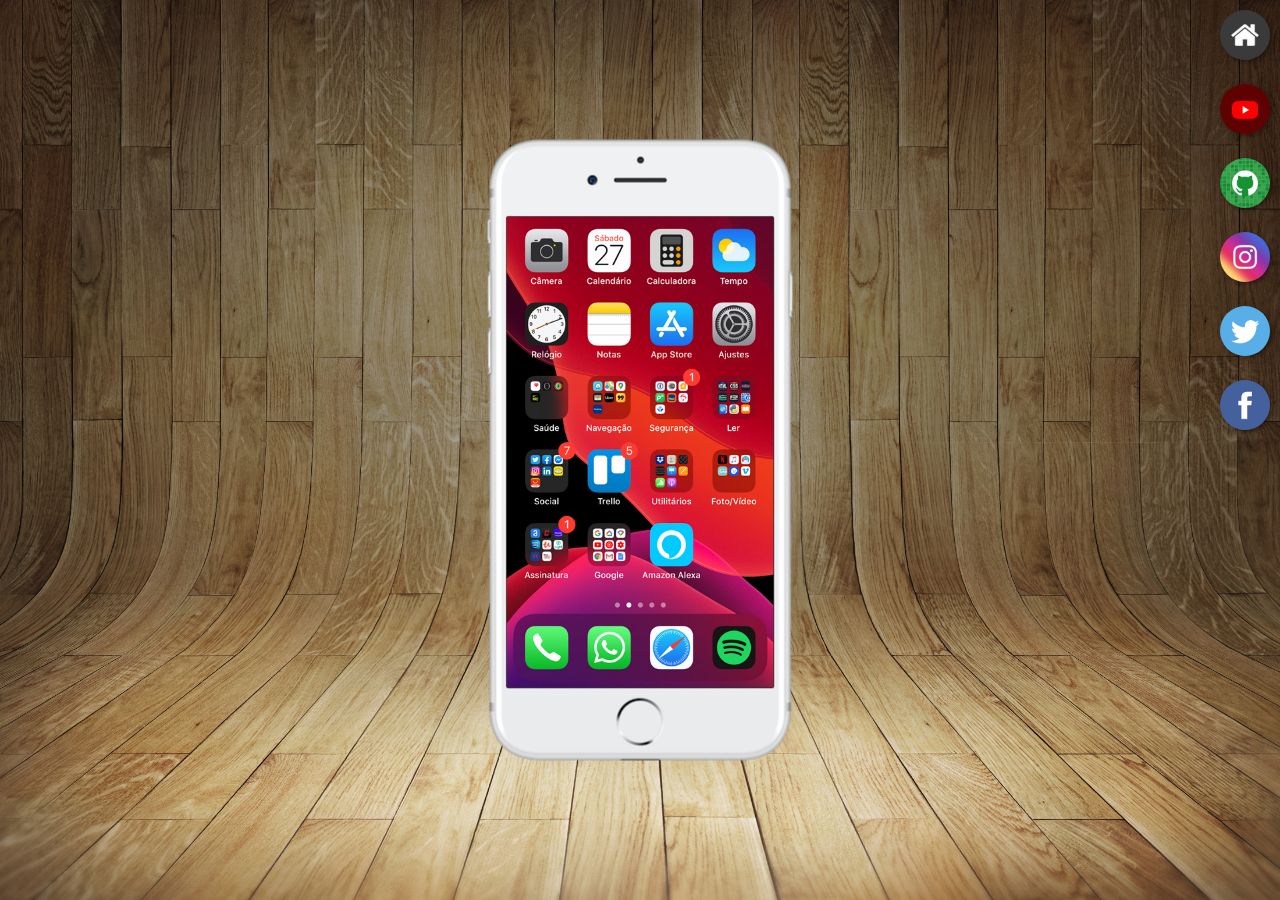
<file: index.html>
<!DOCTYPE html>
<html lang="pt-br">
<head>
    <meta charset="UTF-8">
    <meta name="viewport" content="width=device-width, initial-scale=1.0">
    <link rel="shortcut icon" href="favicon.ico" type="image/x-icon">
    <link rel="stylesheet" href="estilos/style.css">
    <title>Projeto Redes Sociais</title>
</head>
<body>
    <main>
        <section id="telefone">
            <iframe src="home.html" name="tela" id="tela"  frameborder="0">
                Seu navegador não é compatível com isso.
            </iframe>
        </section>
        <section id="redes-sociais">
            <a href="home.html" target="tela"><img src="imagens/logo-home.jpg" alt="Home"></a><br>
            <a href="youtube.html" target="tela"><img src="imagens/logo-youtube.jpg" alt="Youtube"></a><br>
            <a href="github.html" target="tela"><img src="imagens/logo-github.jpg" alt="GitHub"></a><br>
            <a href="instagram.html" target="tela"><img src="imagens/logo-instagram.jpg" alt=""></a><br>
            <a href="twitter.html" target="tela"><img src="imagens/logo-twitter.jpg" alt="Twitter"></a><br>
            <a href="facebook.html" target="tela"><img src="imagens/logo-facebook.jpg" alt="Facebook"></a>
        </section>
    </main>
</body>
</html>
</file>
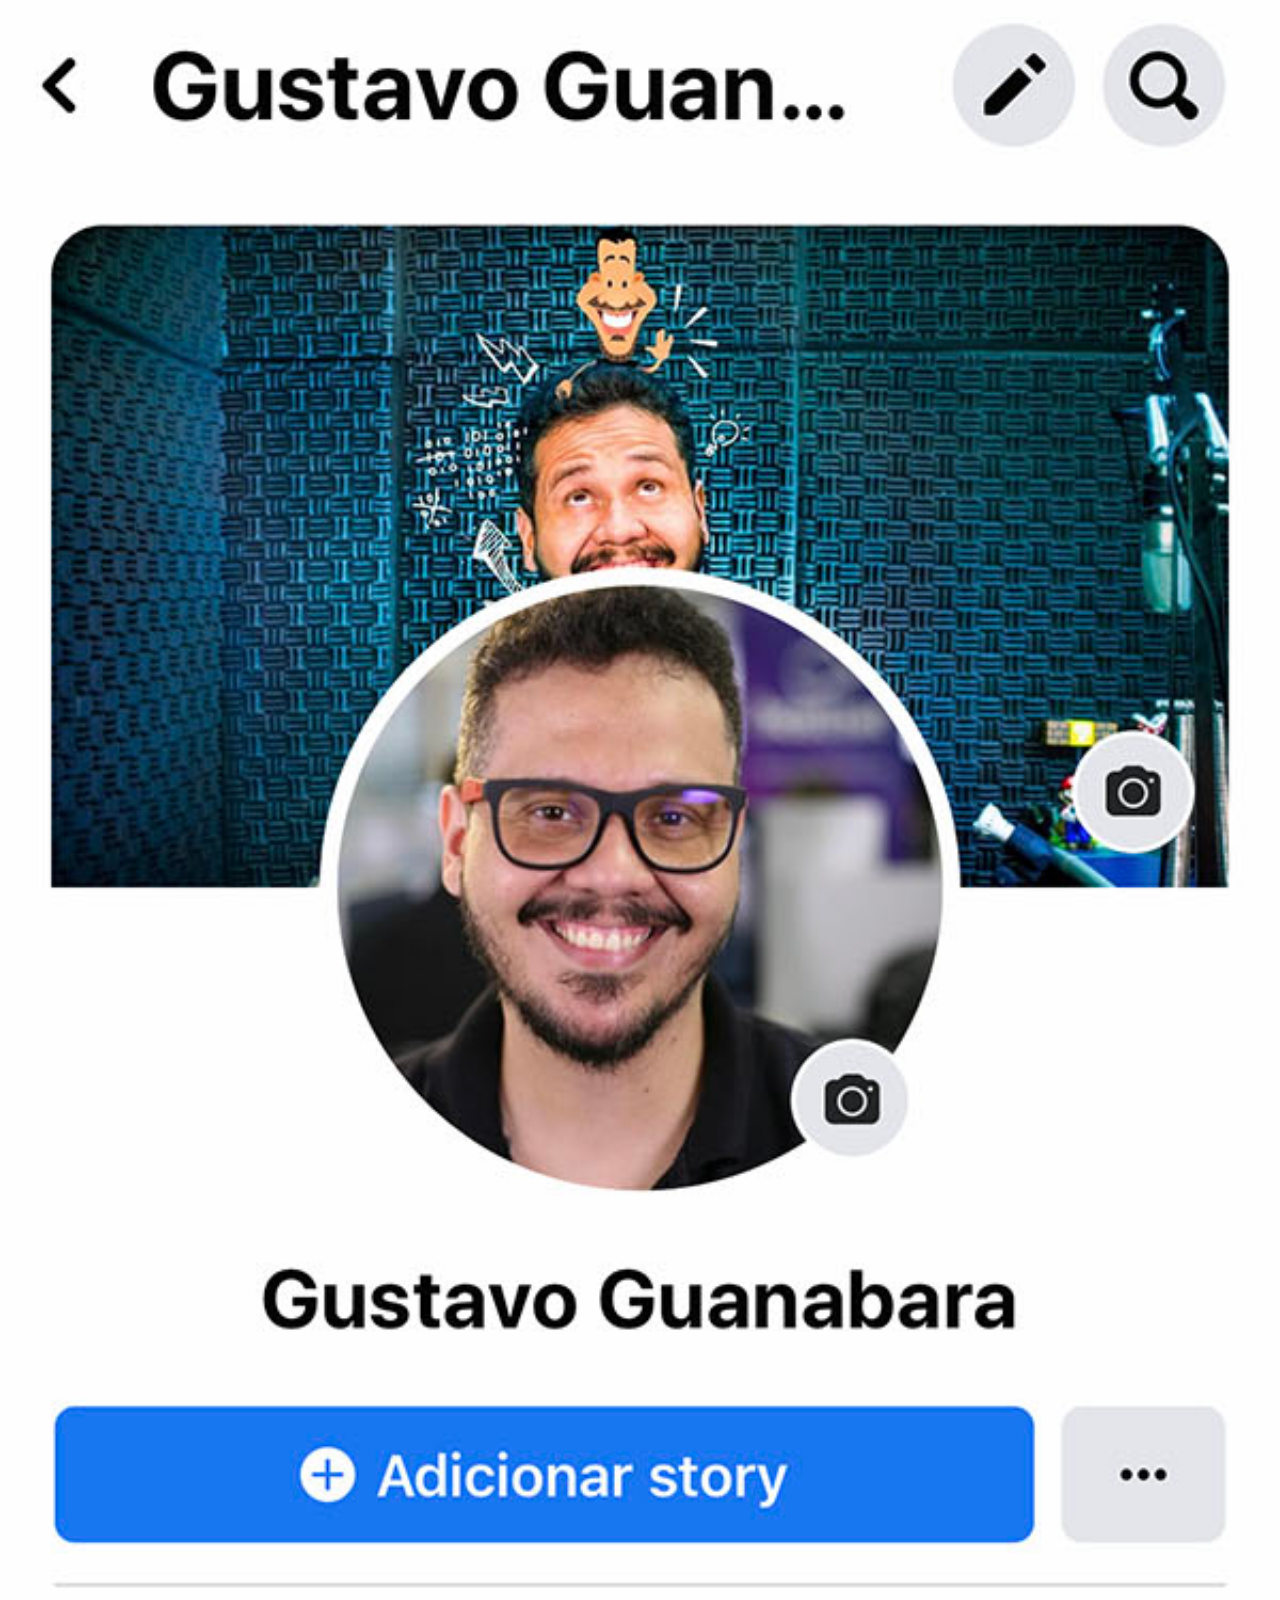
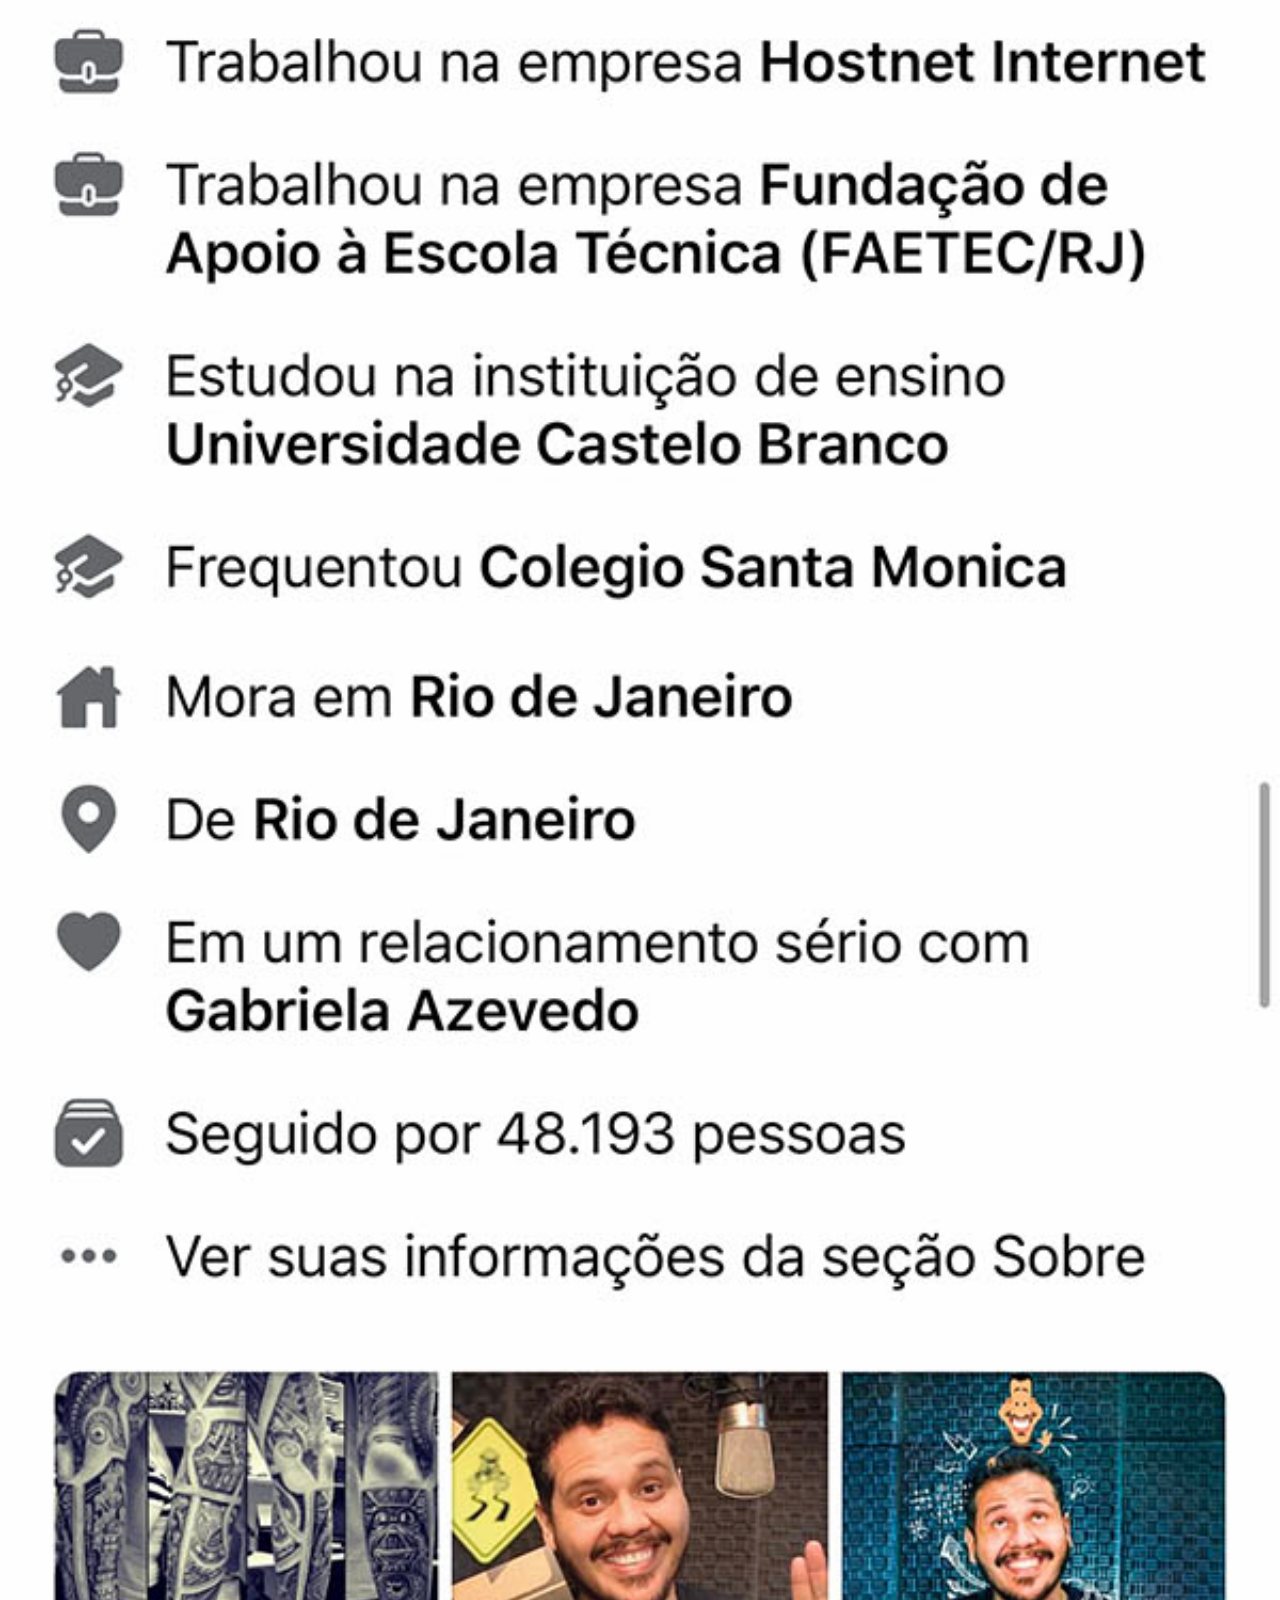
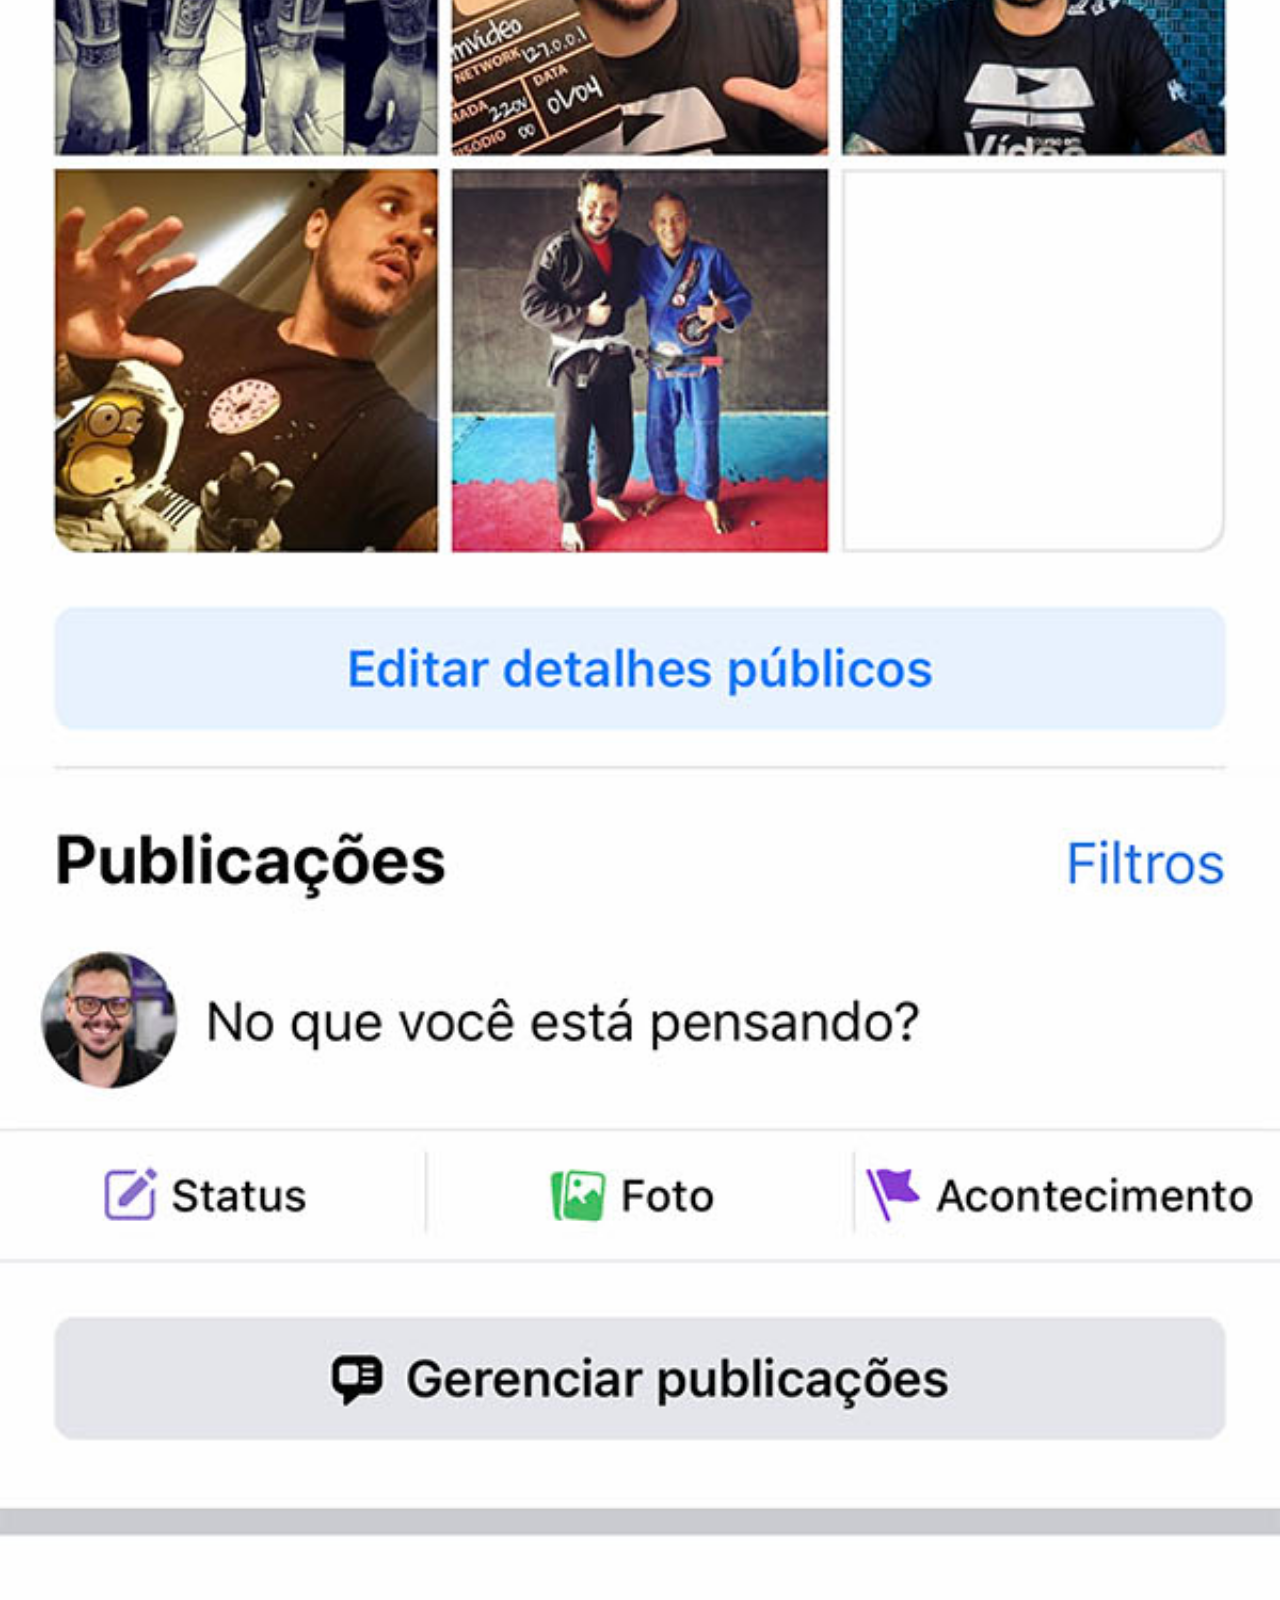
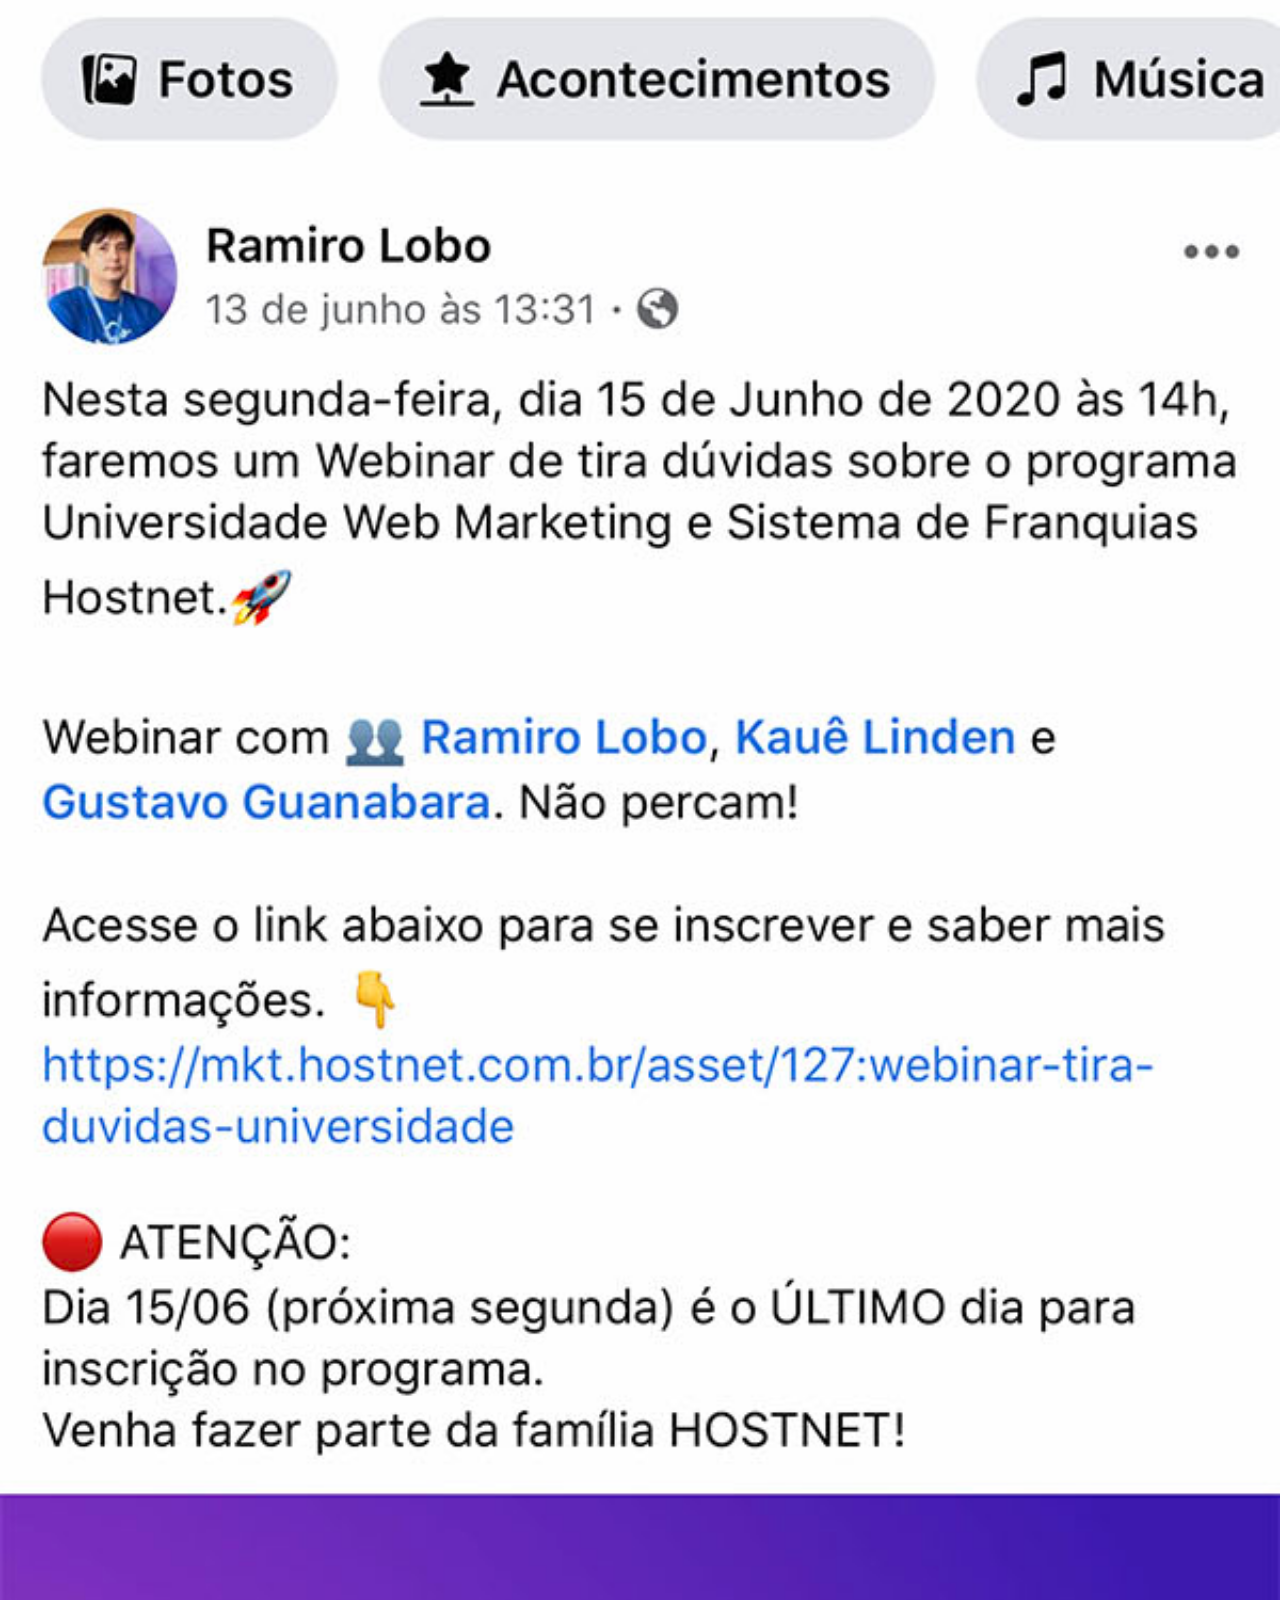
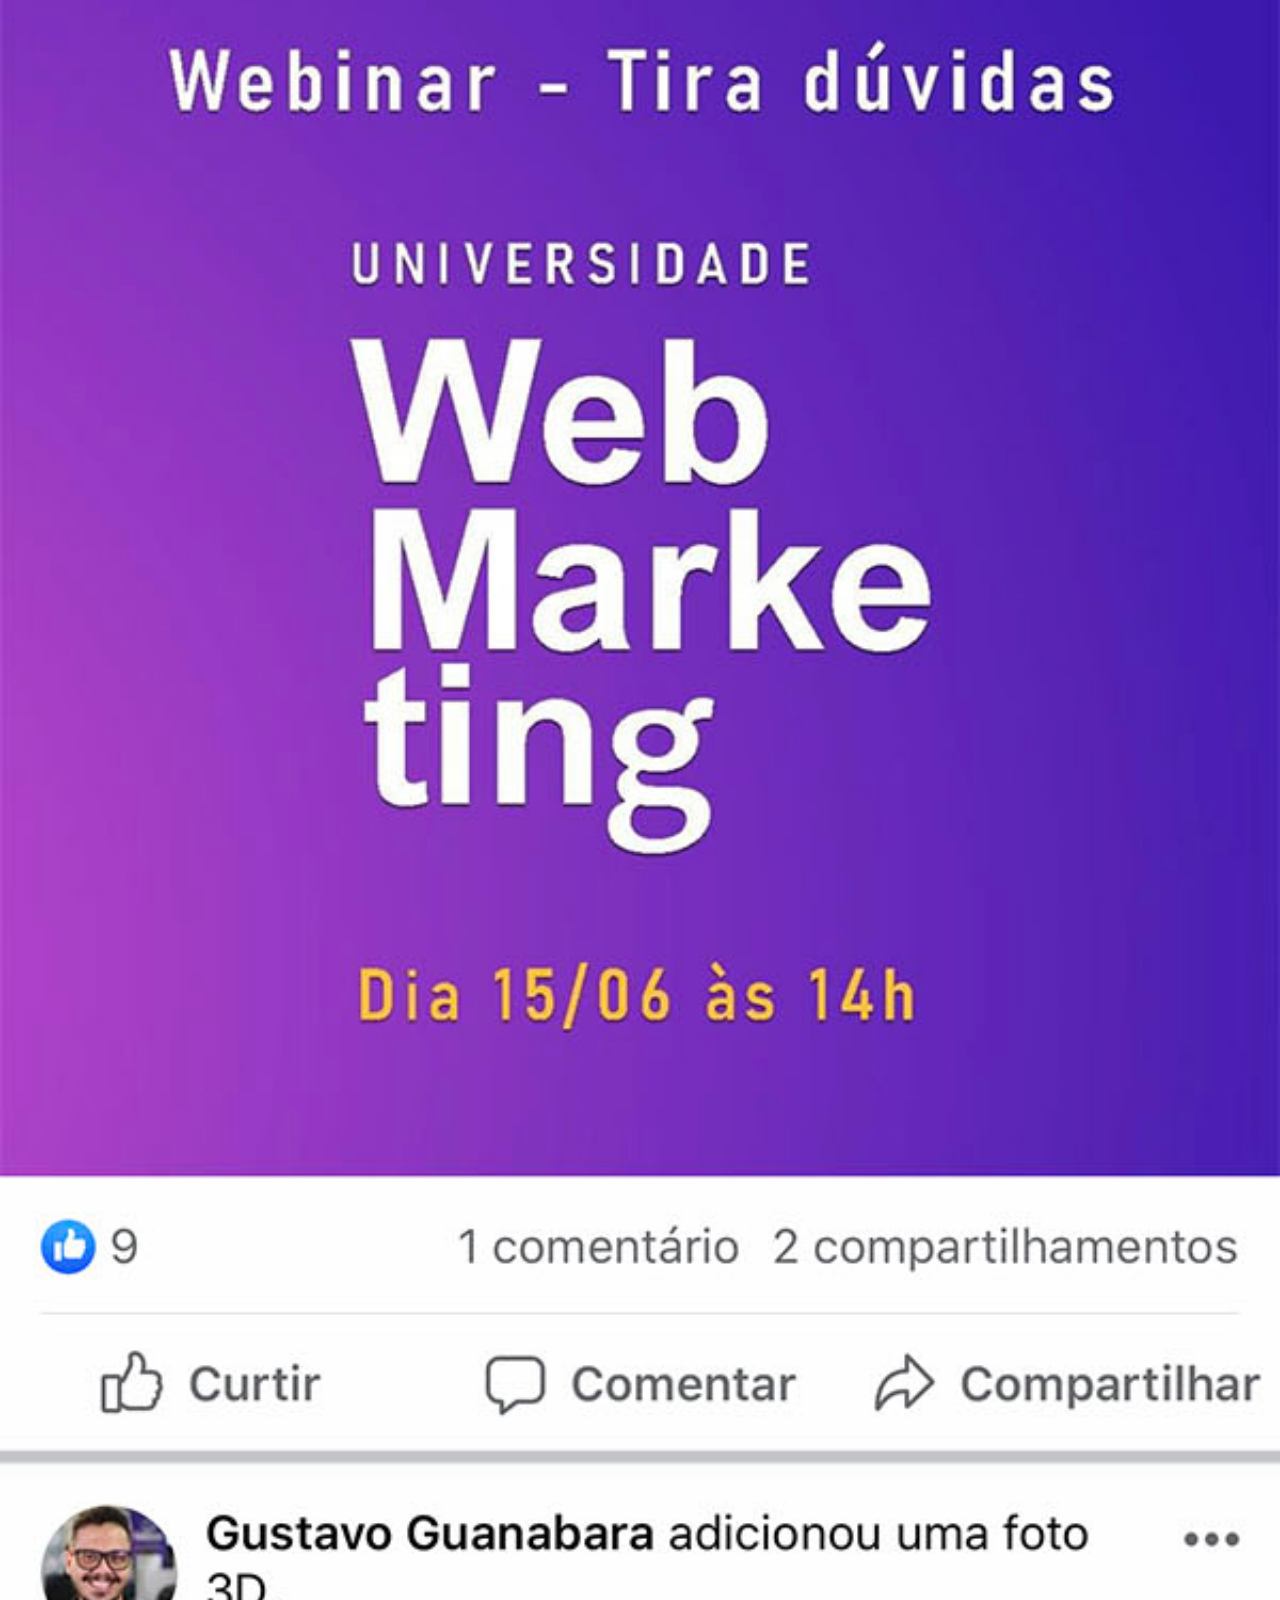
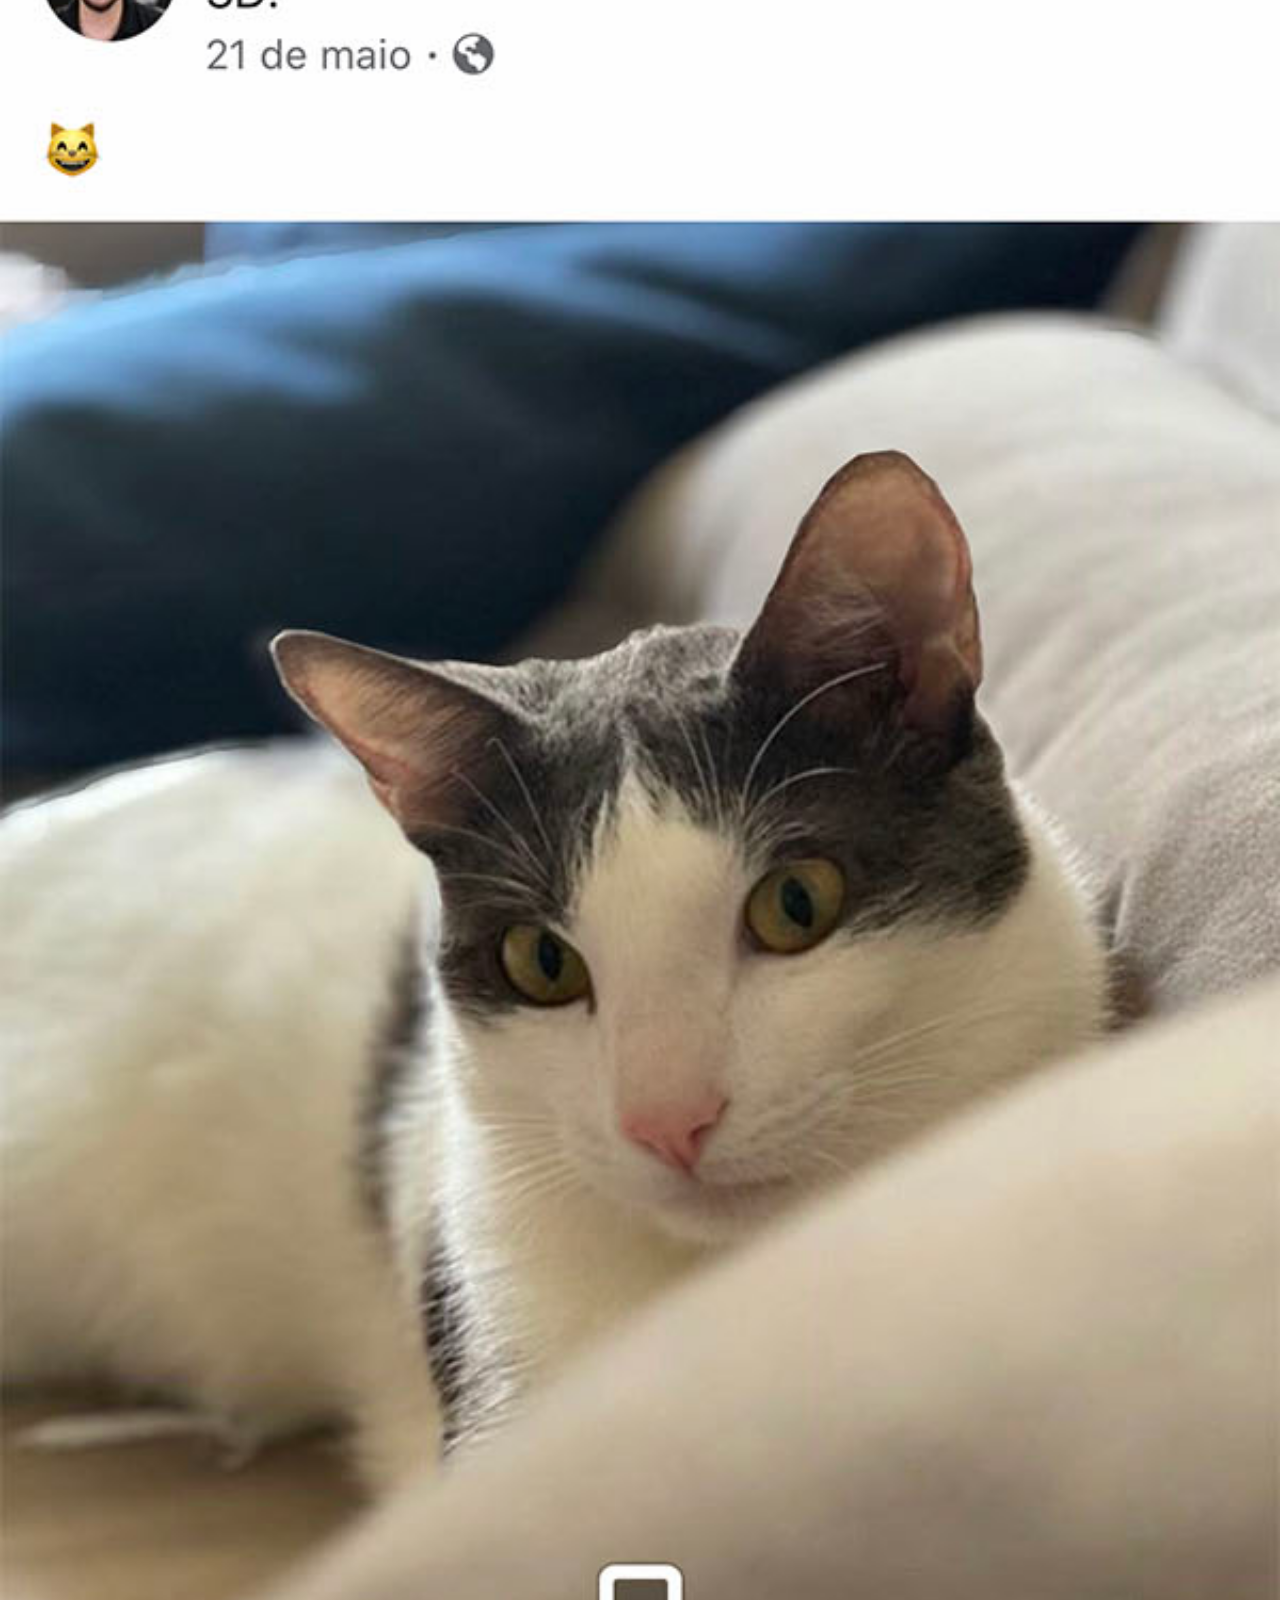
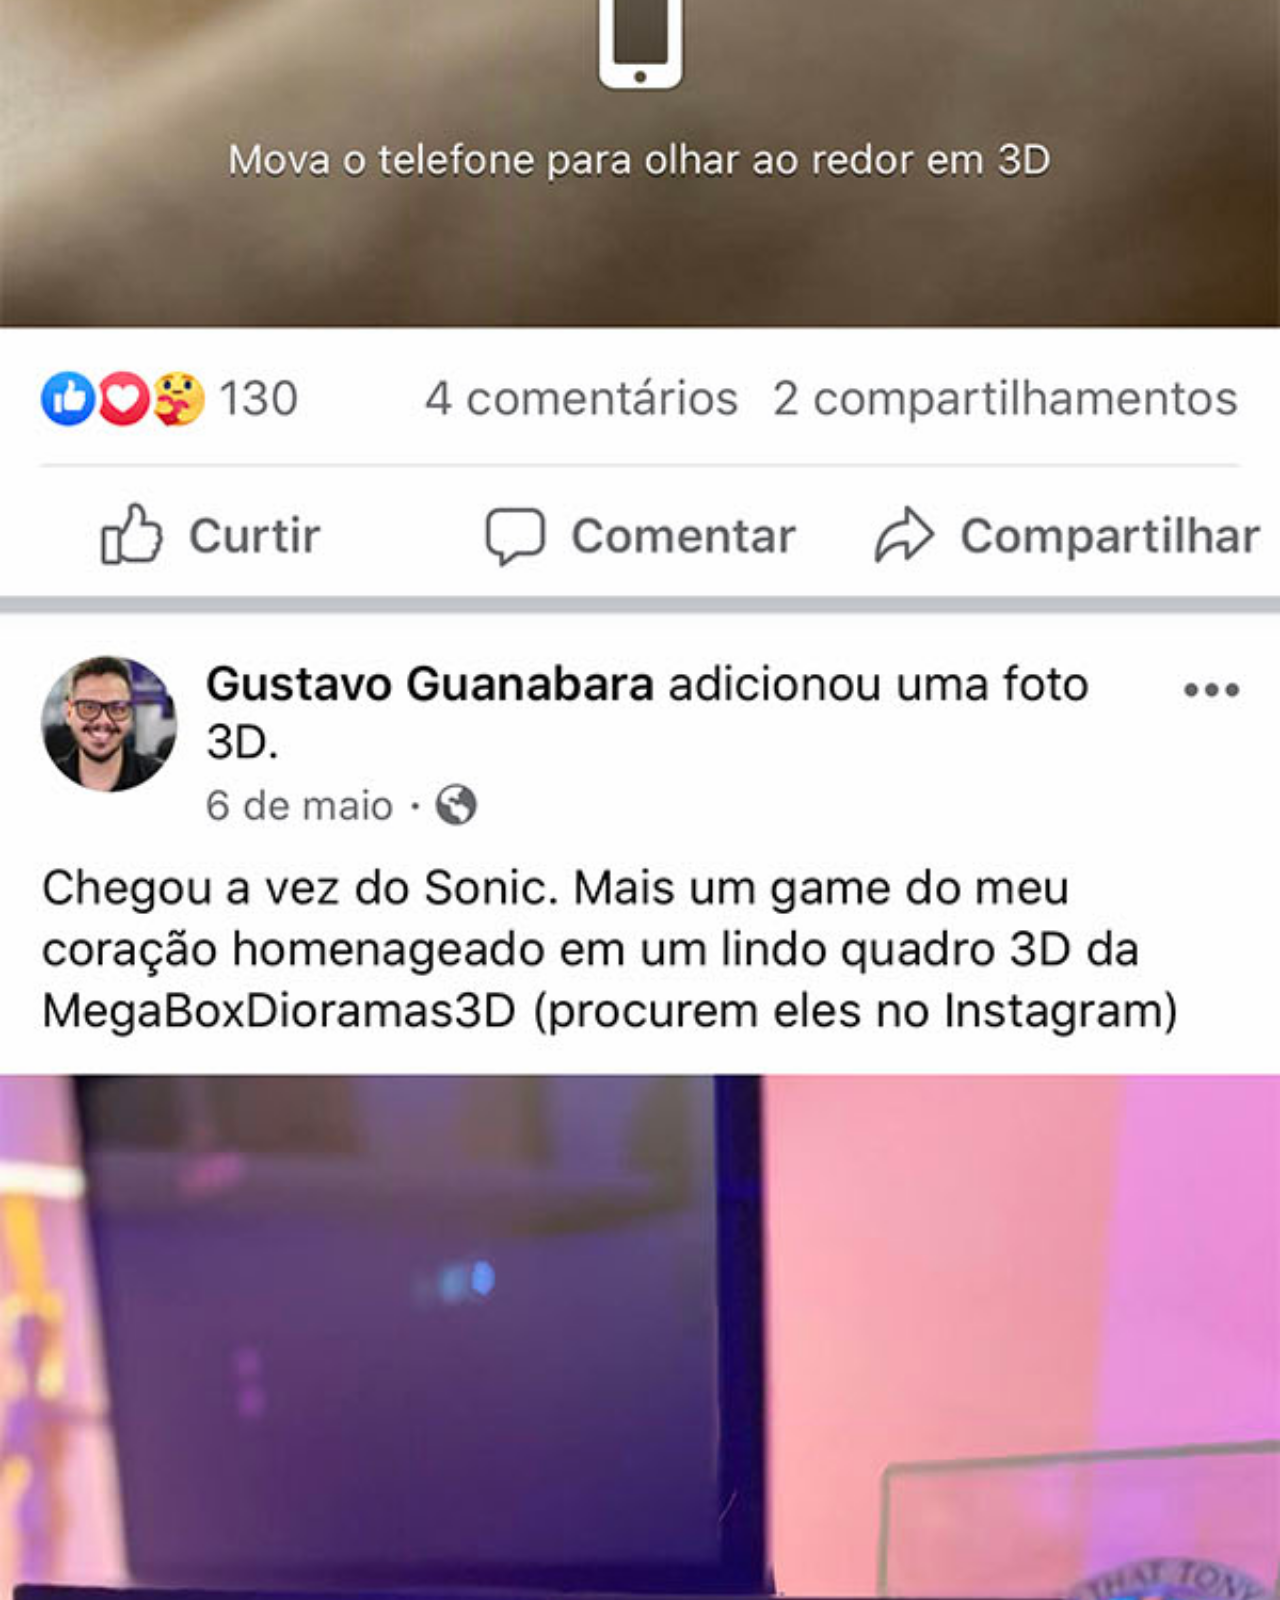
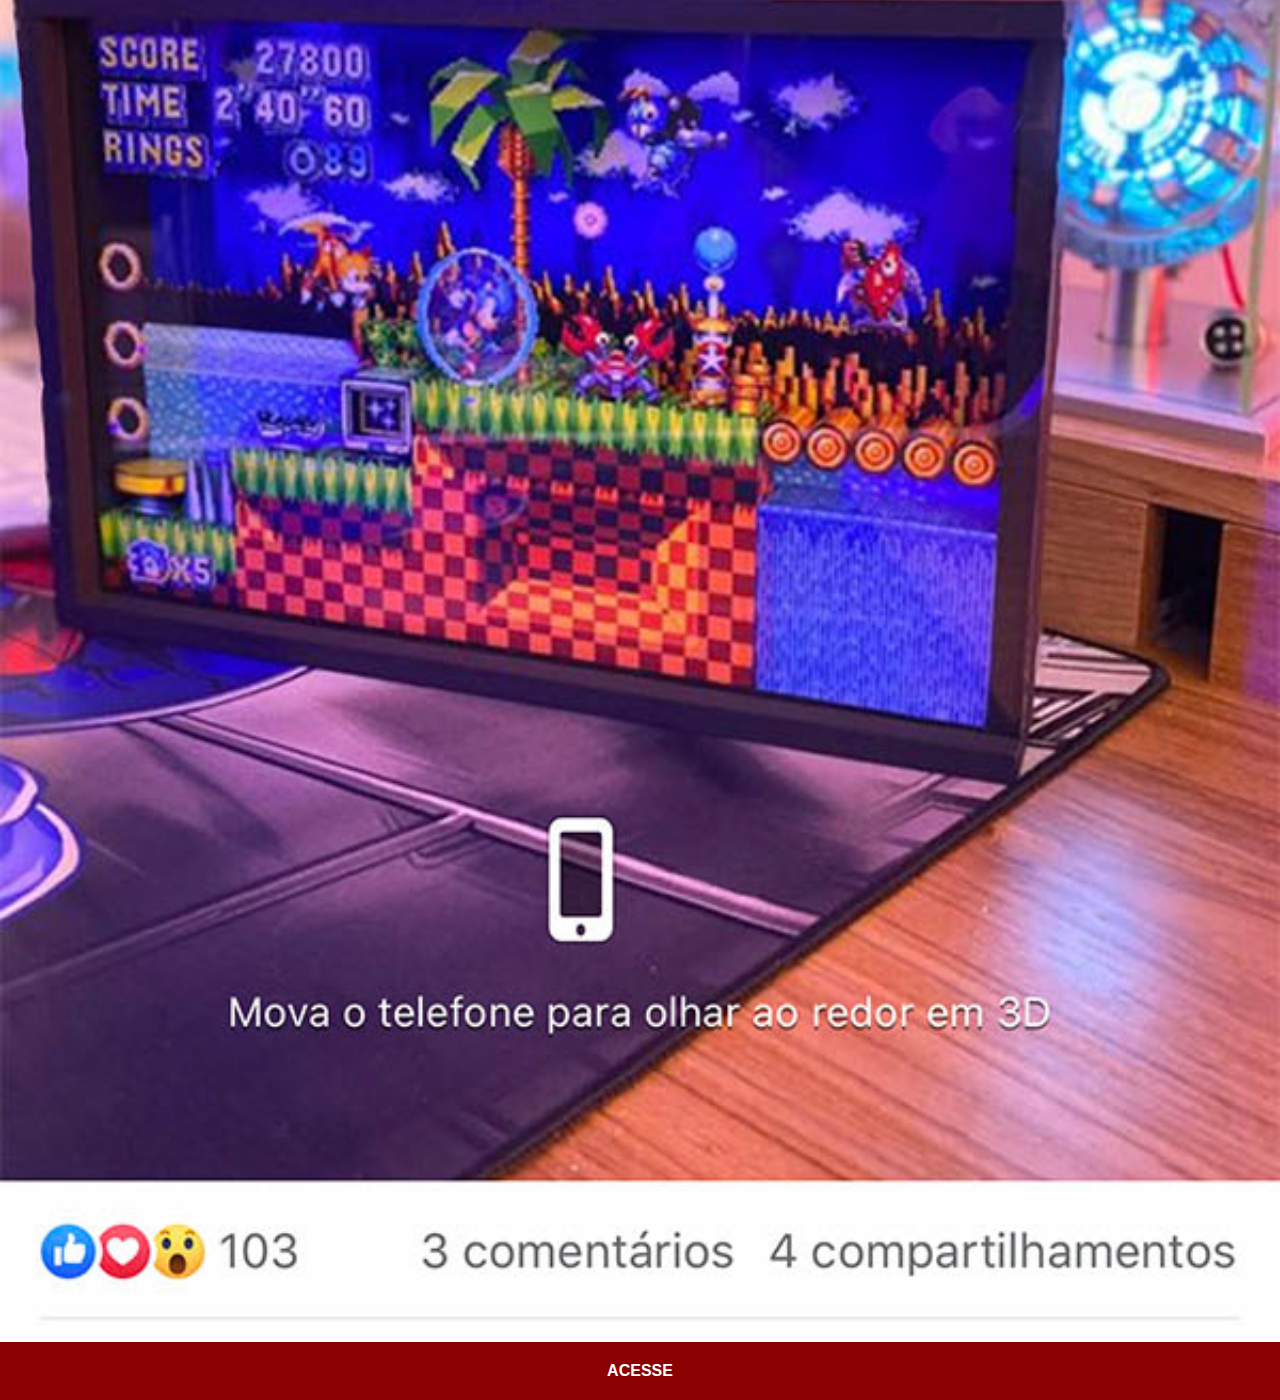
<file: facebook.html>
<!DOCTYPE html>
<html lang="pt-br">
<head>
    <meta charset="UTF-8">
    <meta name="viewport" content="width=device-width, initial-scale=1.0">
    <title>Facebook</title>
    <link rel="stylesheet" href="estilos/social.css">
</head>
<body>
    <img src="imagens/tela-facebook.jpg" alt="Facebook">
    <a href="https://www.facebook.com/gustavoguanabara/?locale=pt_BR">ACESSE</a>
</body>
</html>
</file>
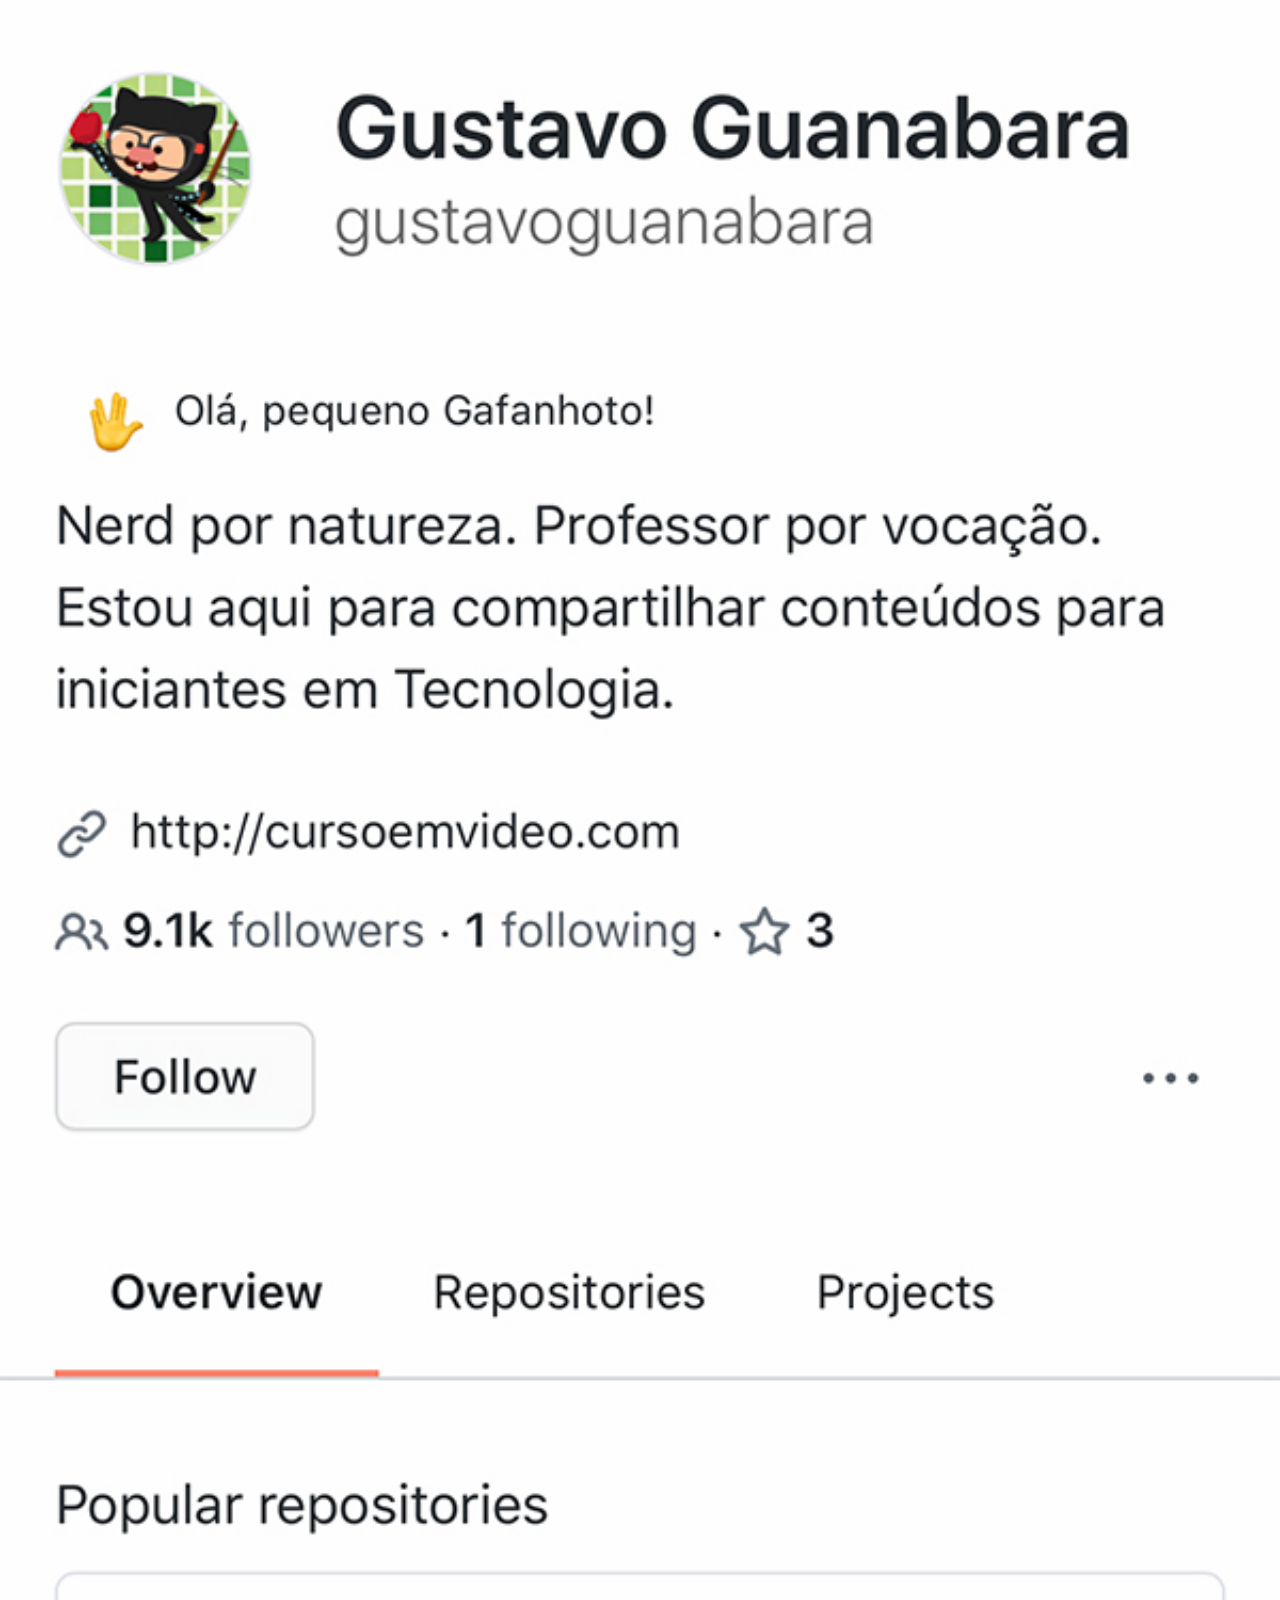
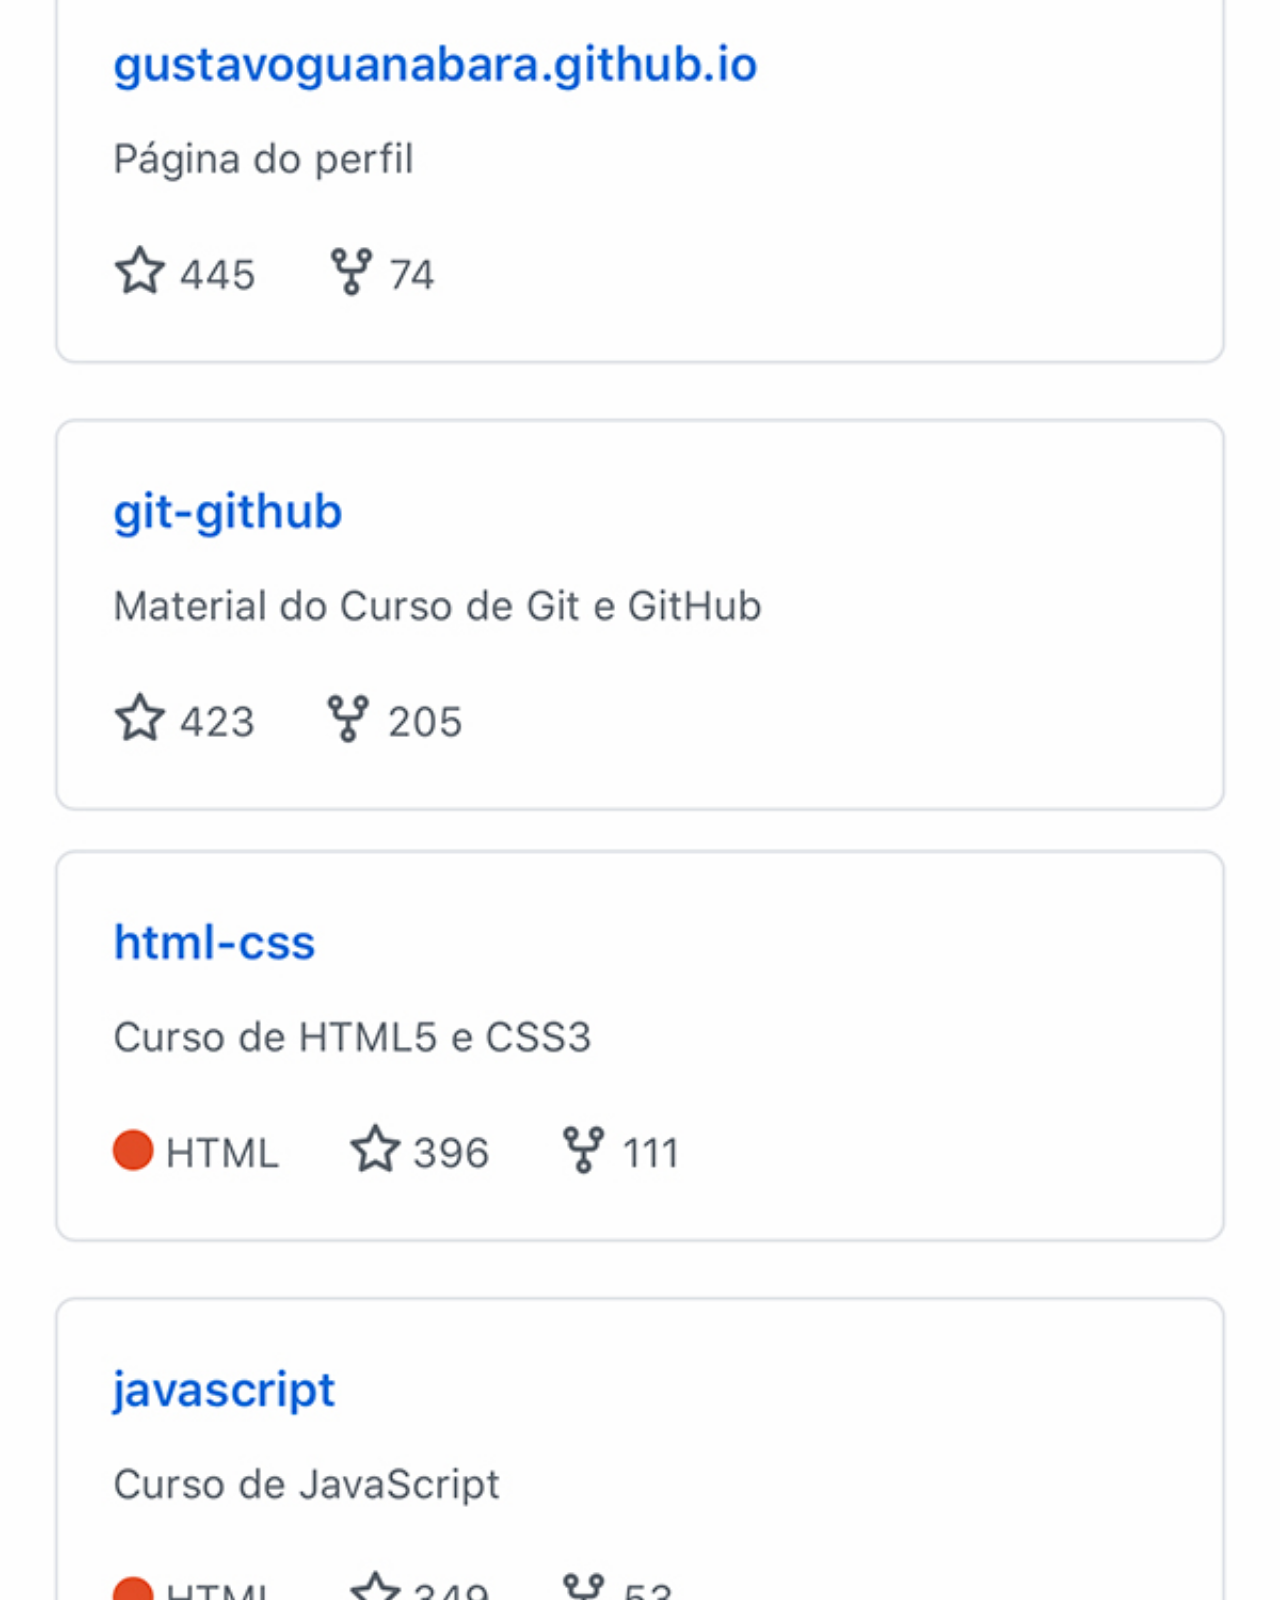
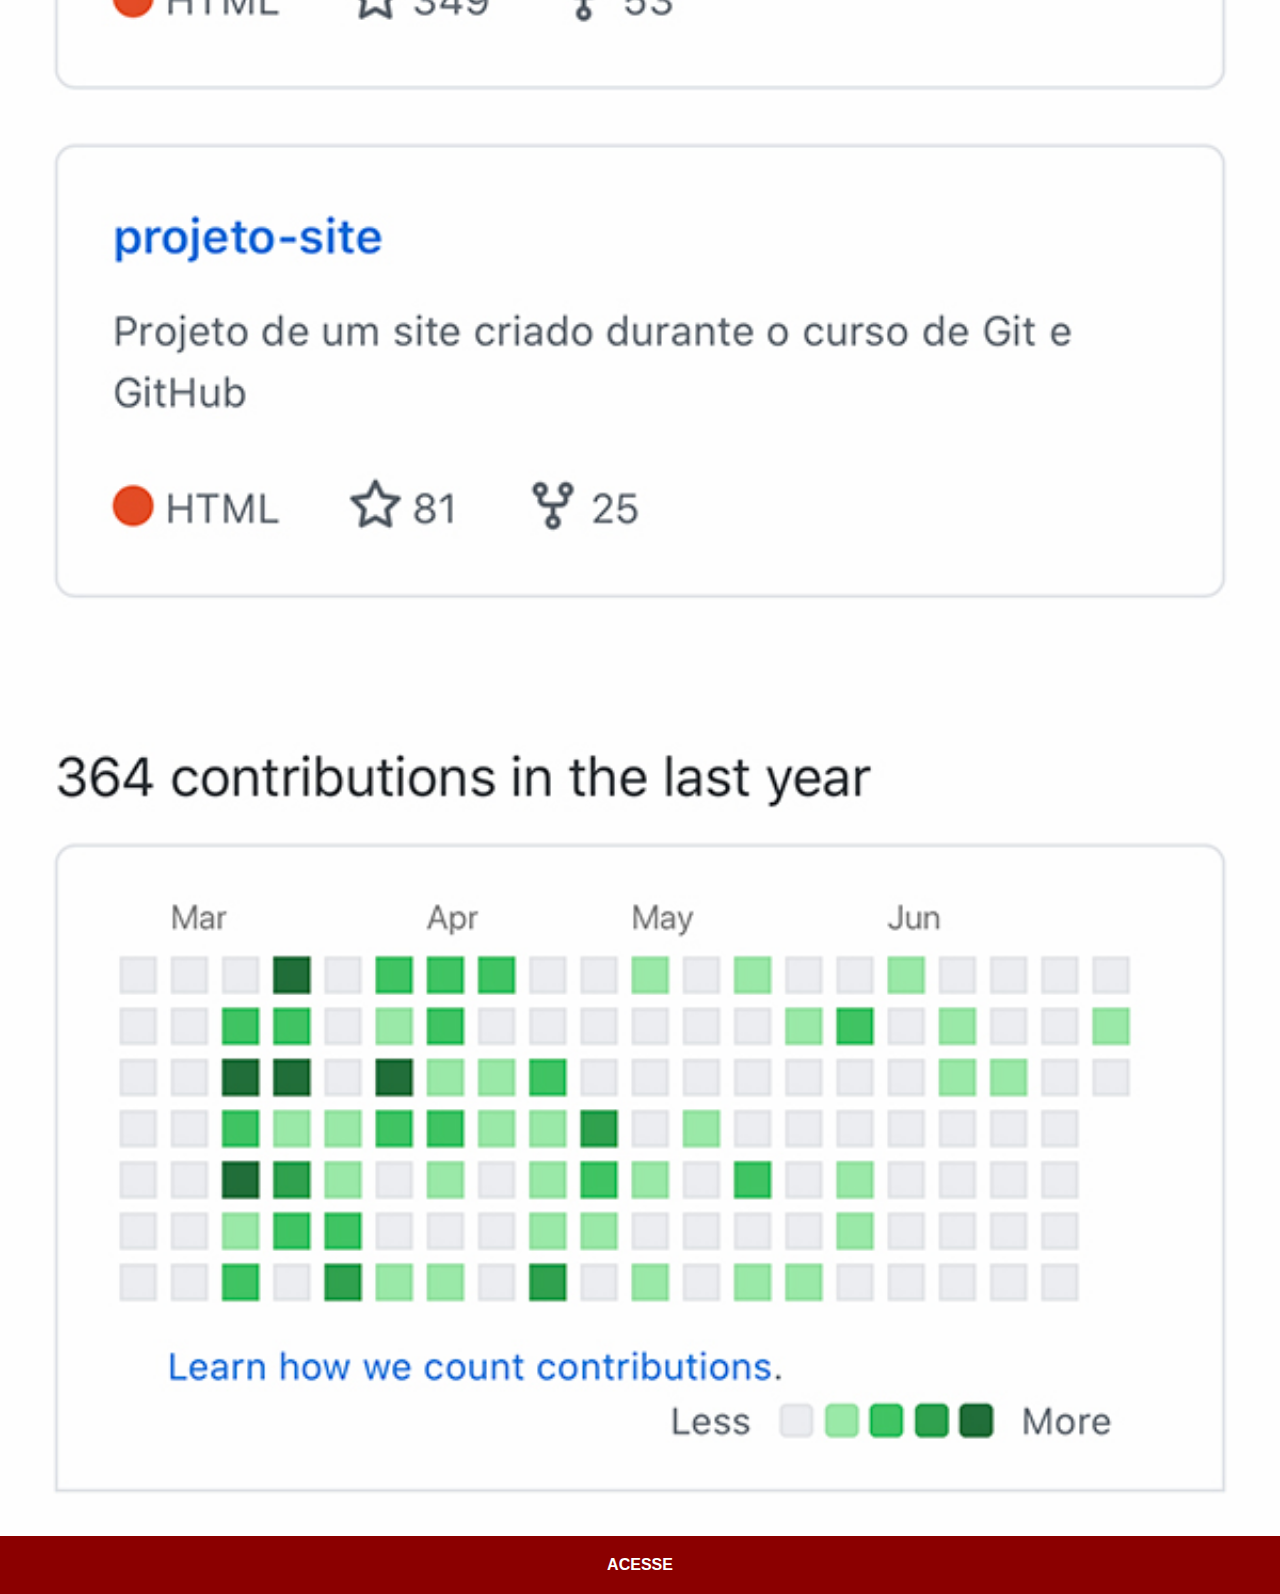
<file: github.html>
<!DOCTYPE html>
<html lang="pt-br">
<head>
    <meta charset="UTF-8">
    <meta name="viewport" content="width=device-width, initial-scale=1.0">
    <title>GitHub</title>
    <link rel="stylesheet" href="estilos/social.css">
</head>
<body>
    <img src="imagens/tela-github.jpg" alt="GitHub">
    <a href="https://gustavoguanabara.github.io/" target="_blank"> ACESSE</a>
    
</body>
</html>
</file>
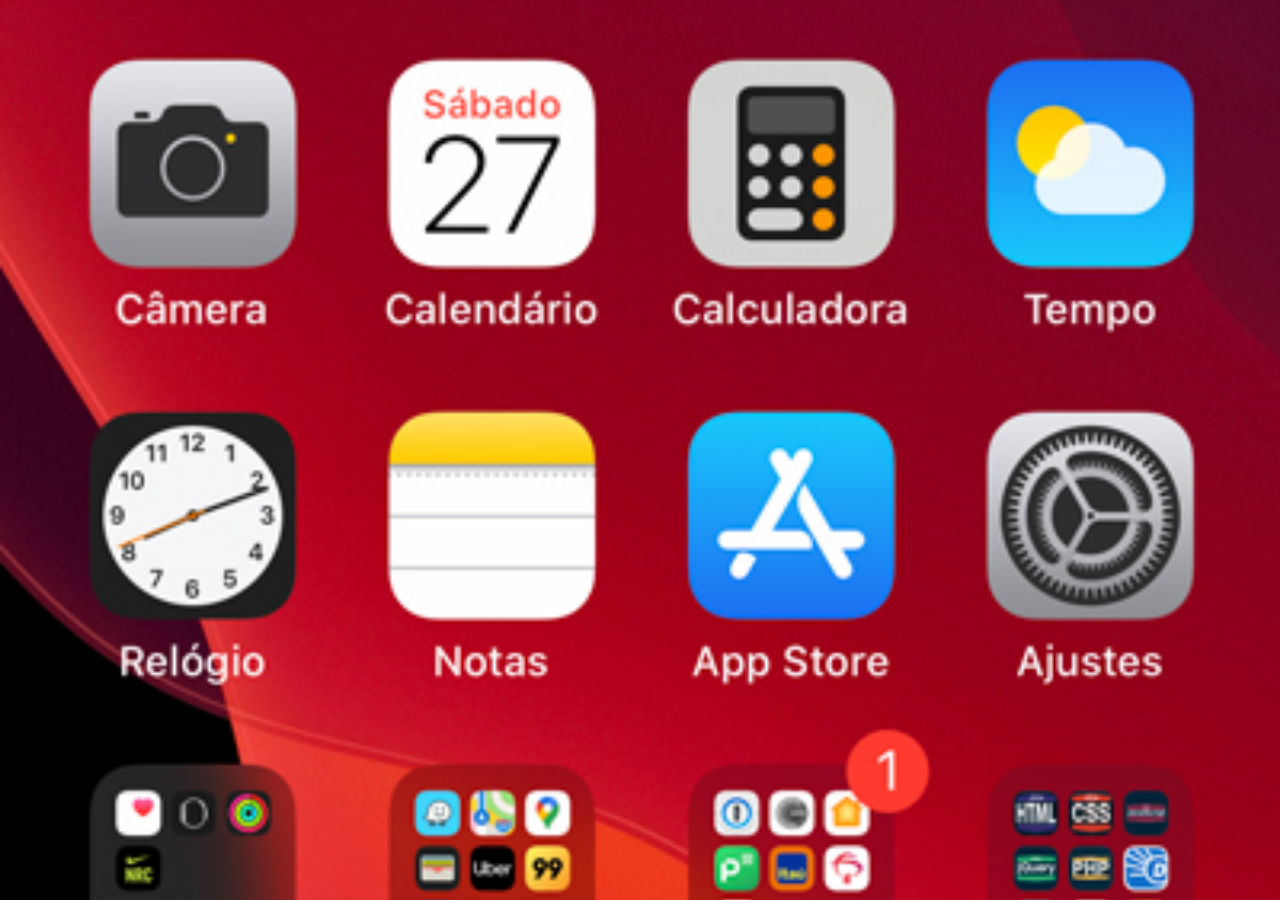
<file: home.html>
<!DOCTYPE html>
<html lang="pt-br">
<head>
    <meta charset="UTF-8">
    <meta name="viewport" content="width=device-width, initial-scale=1.0">
    <title>Home</title>
    <style>
        * {
            margin: 0px;
            padding: 0px;
        }

        body {
            width: 100vw;
            height: 100vh;
            background: black url(imagens/tela-home.jpg) no-repeat top center;
            background-size: cover;
        }
    </style>
</head>
<body>
    
</body>
</html>
</file>
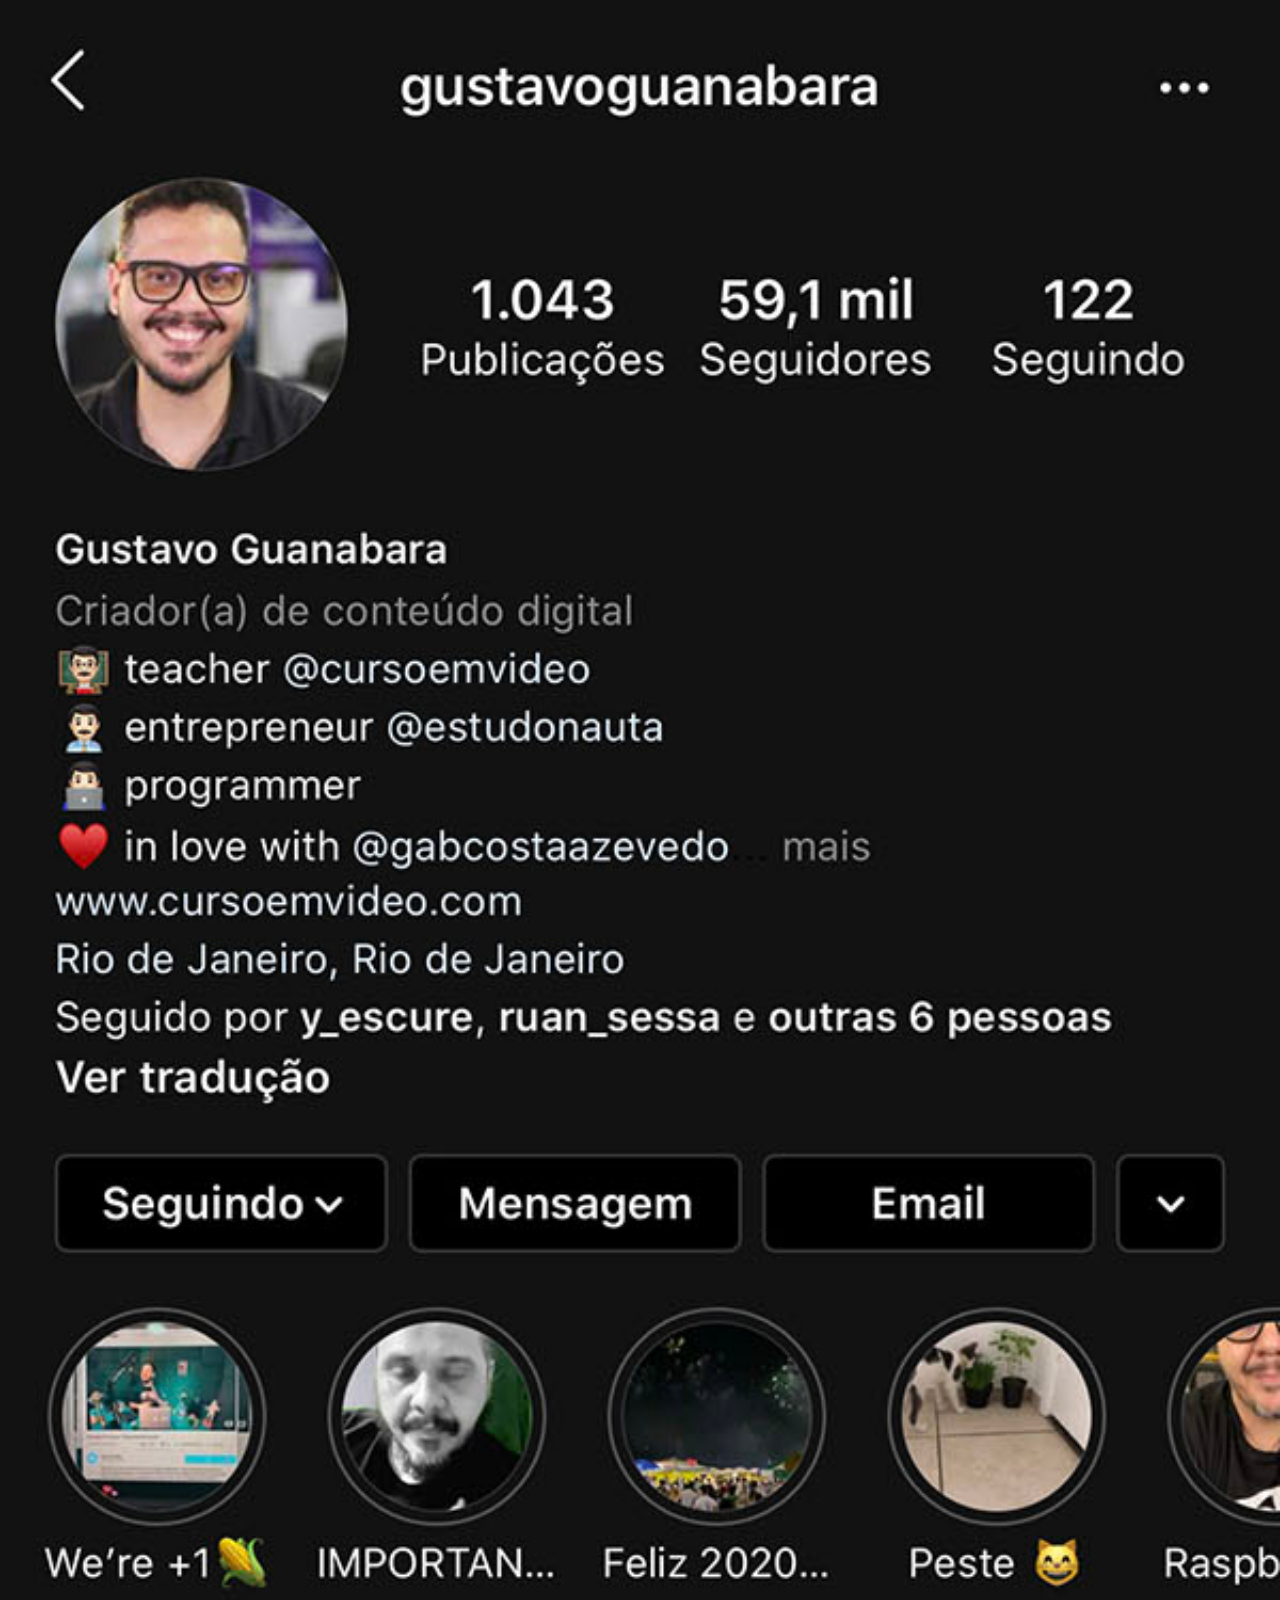
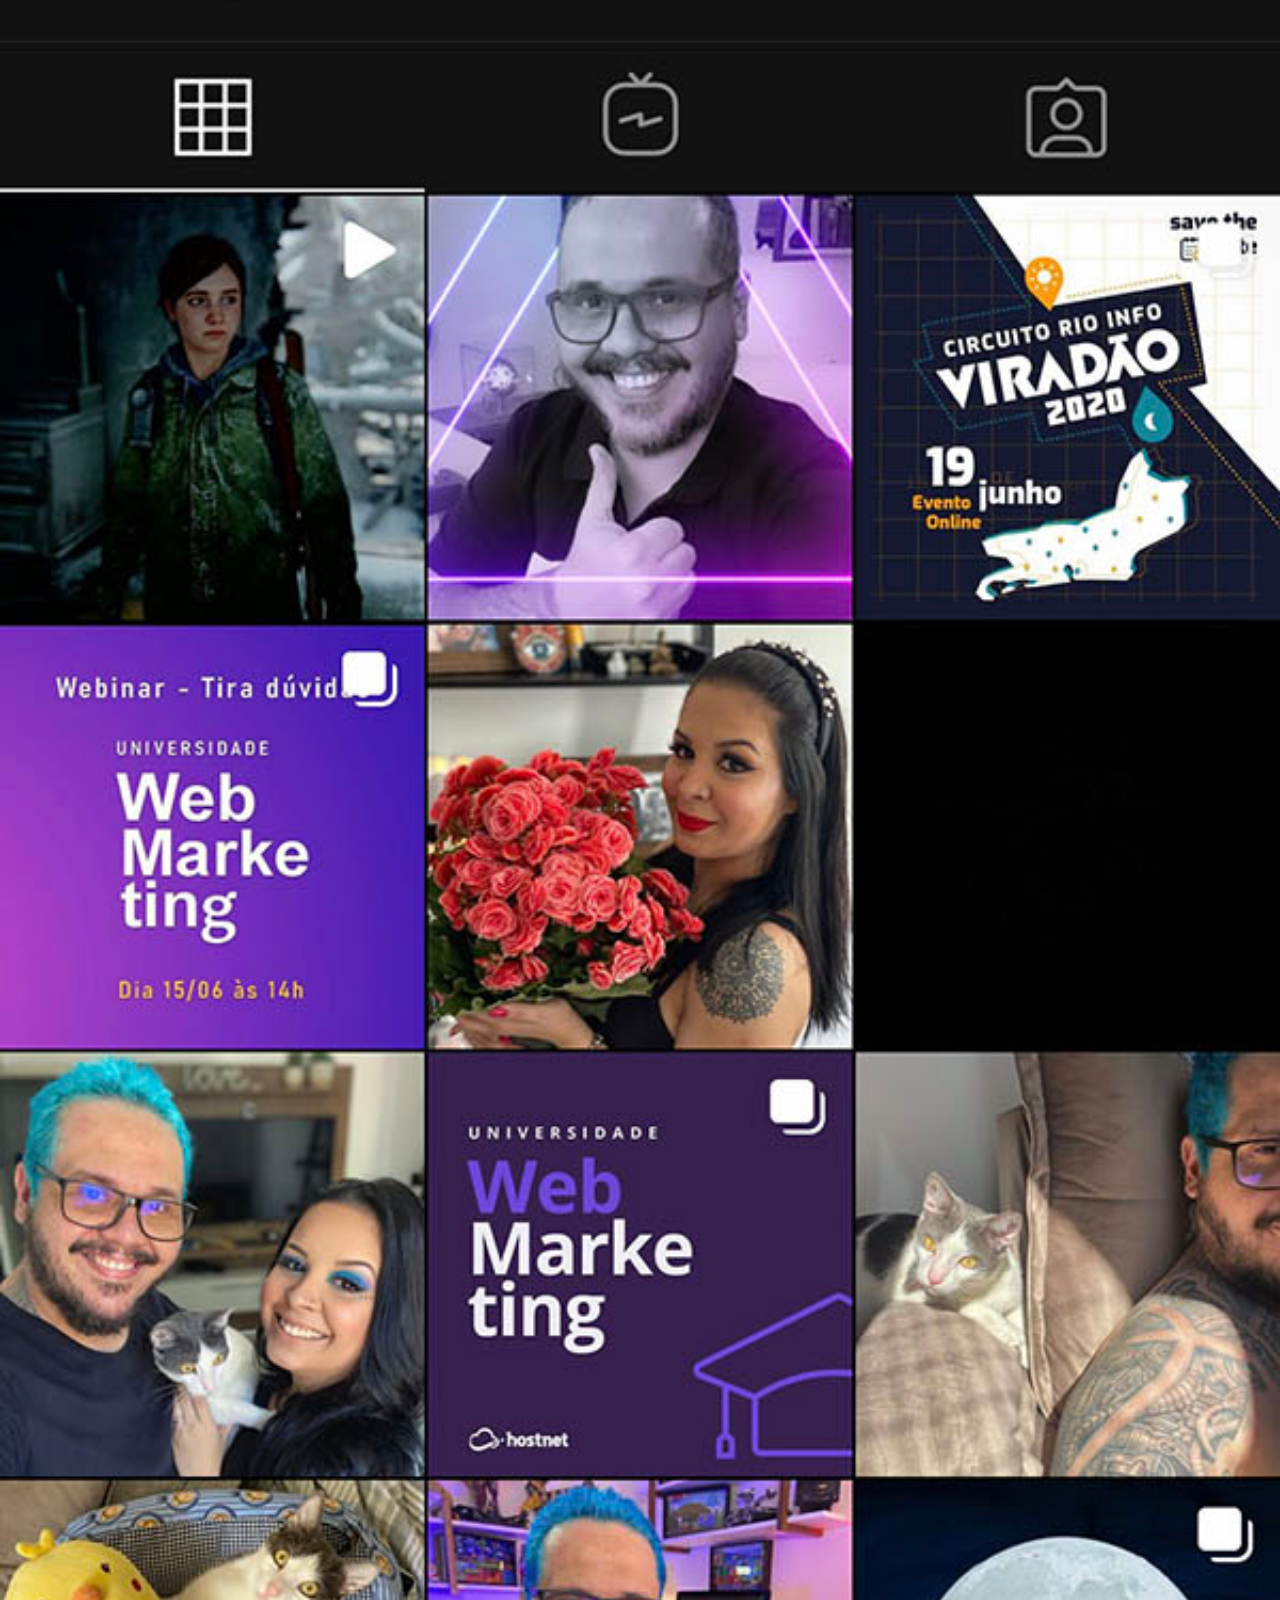
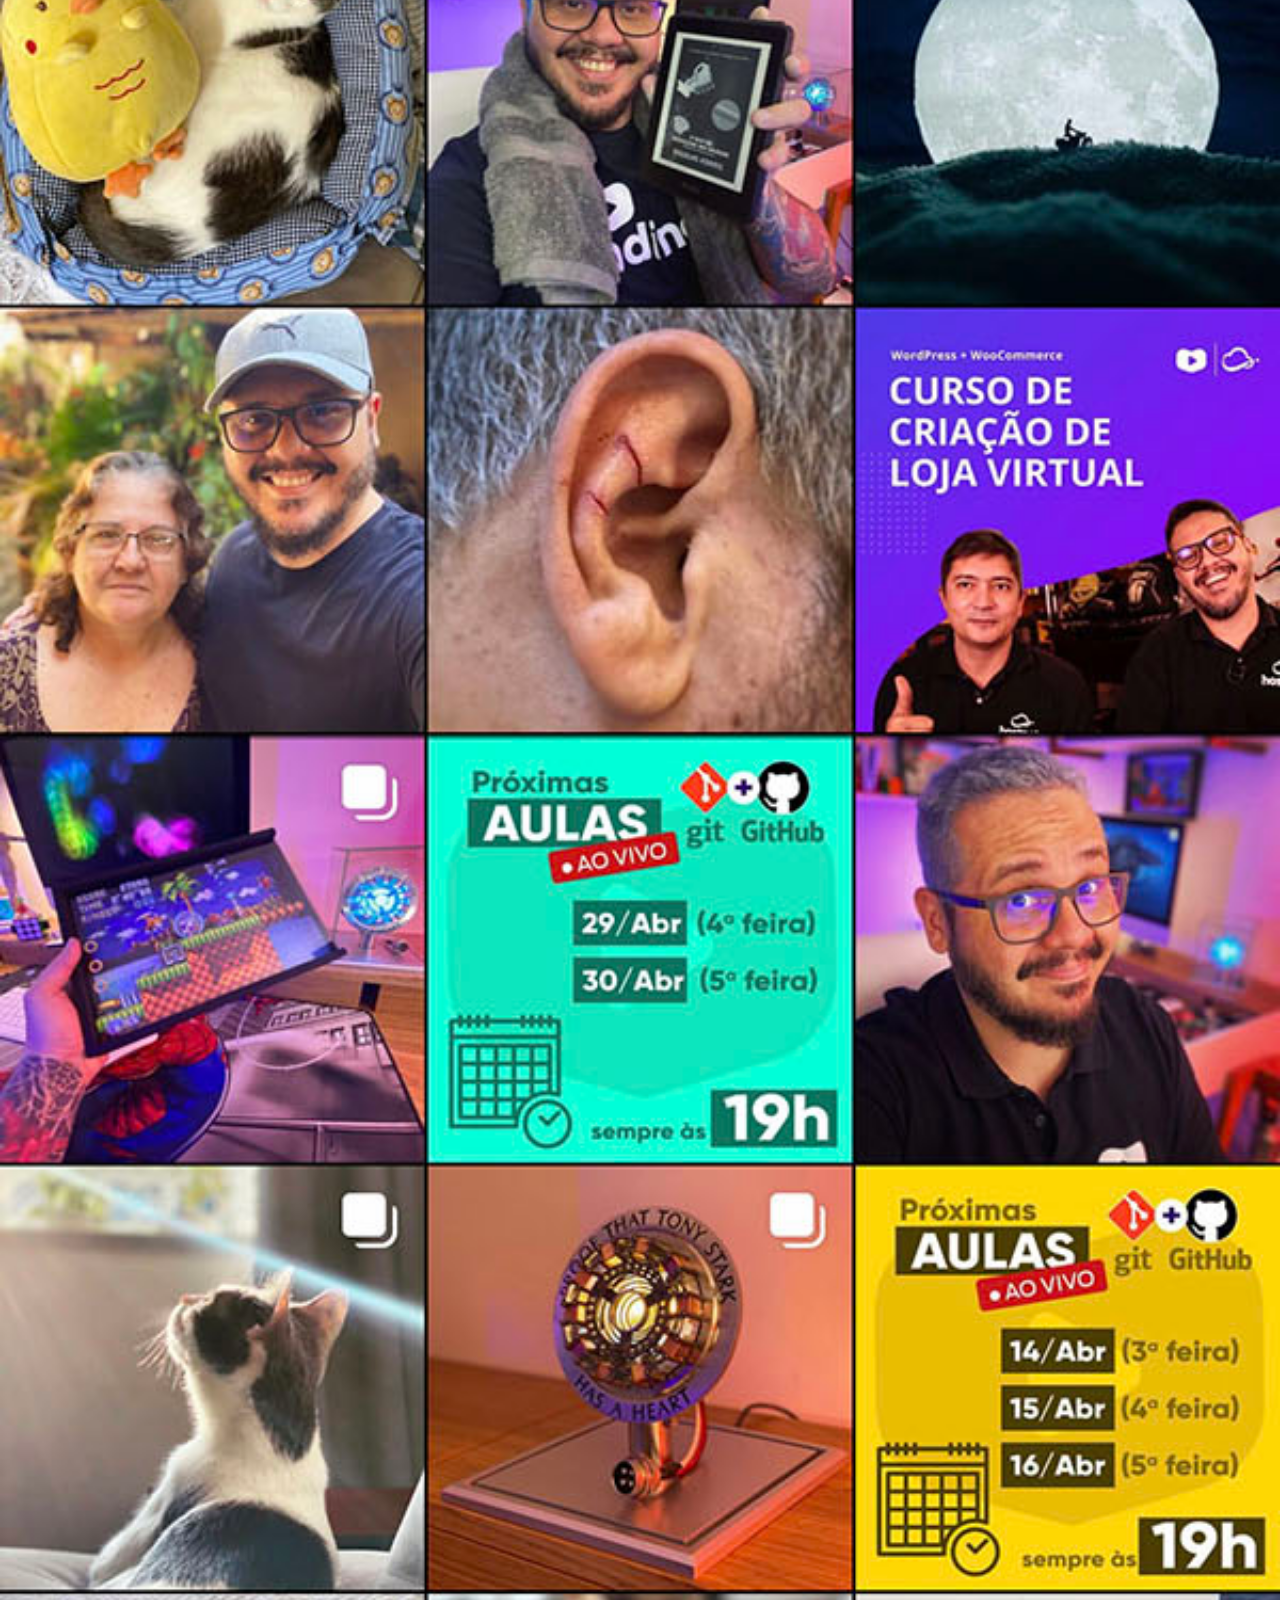
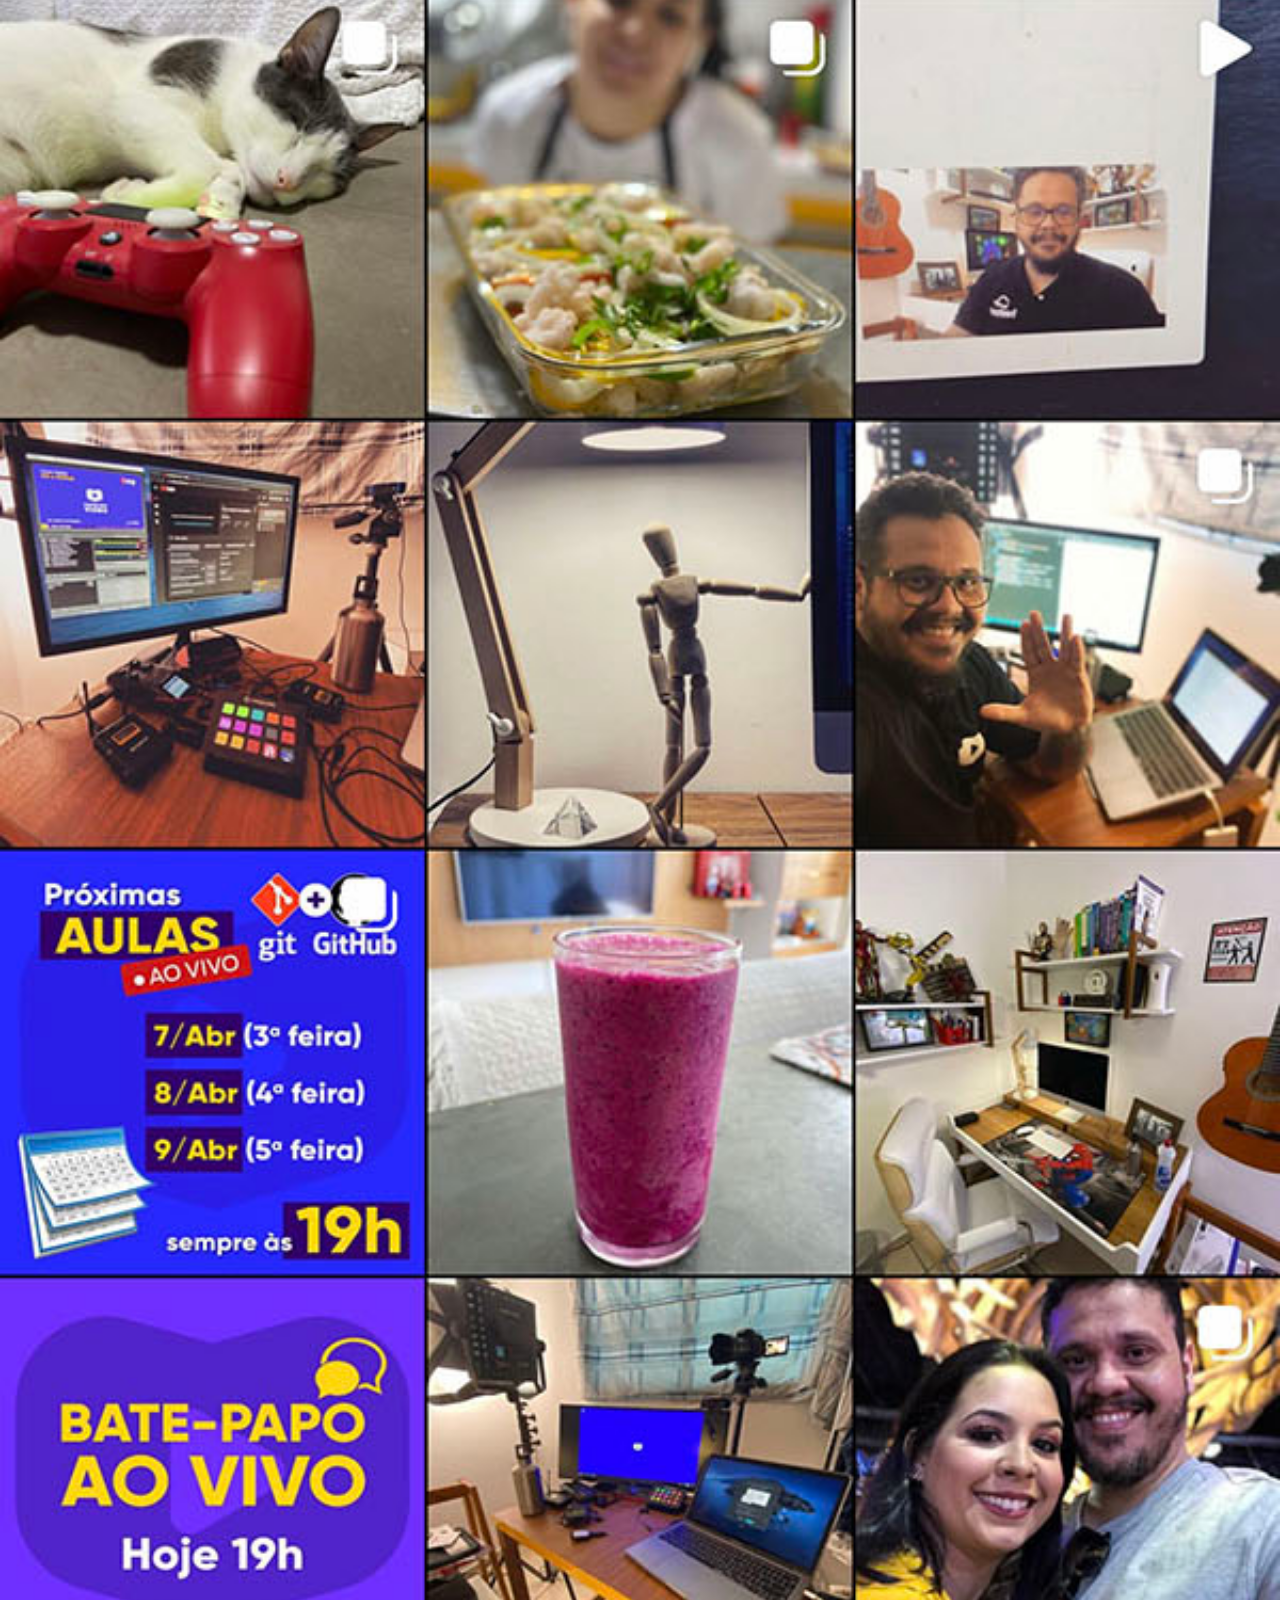
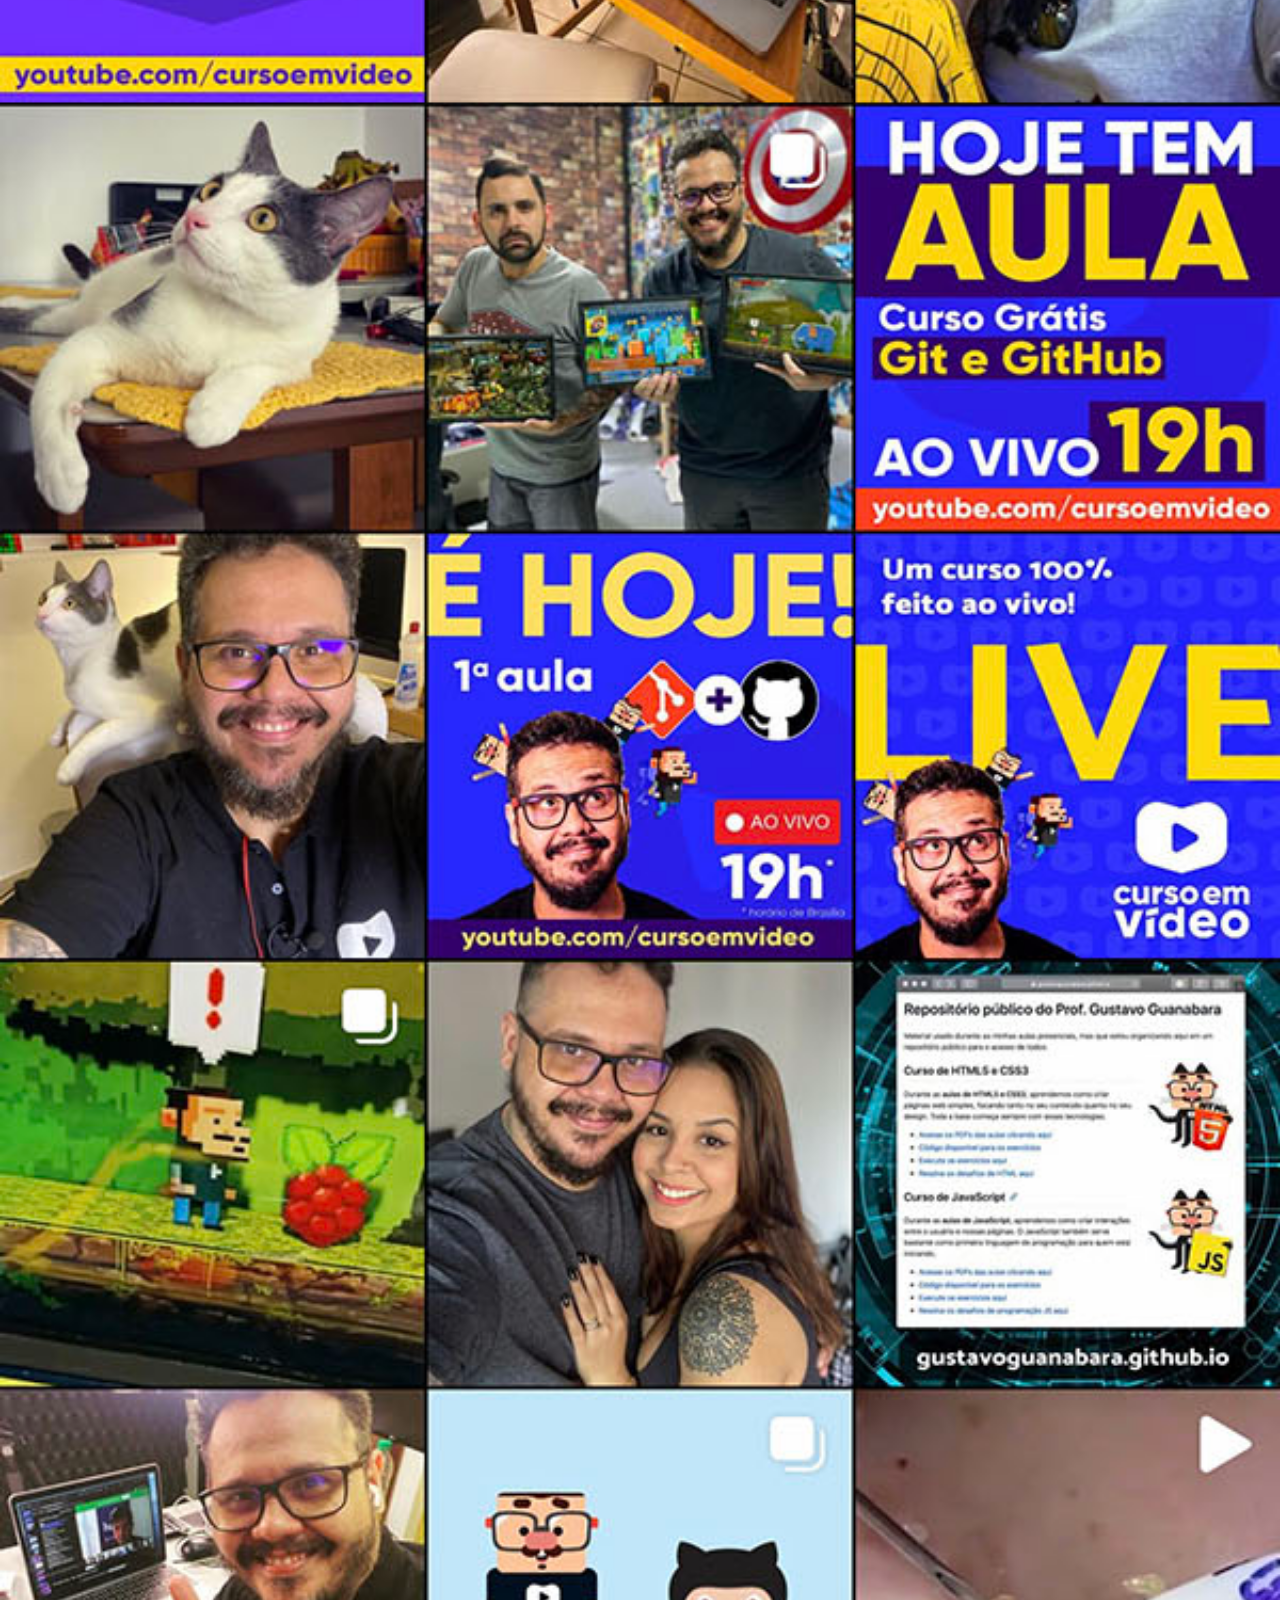
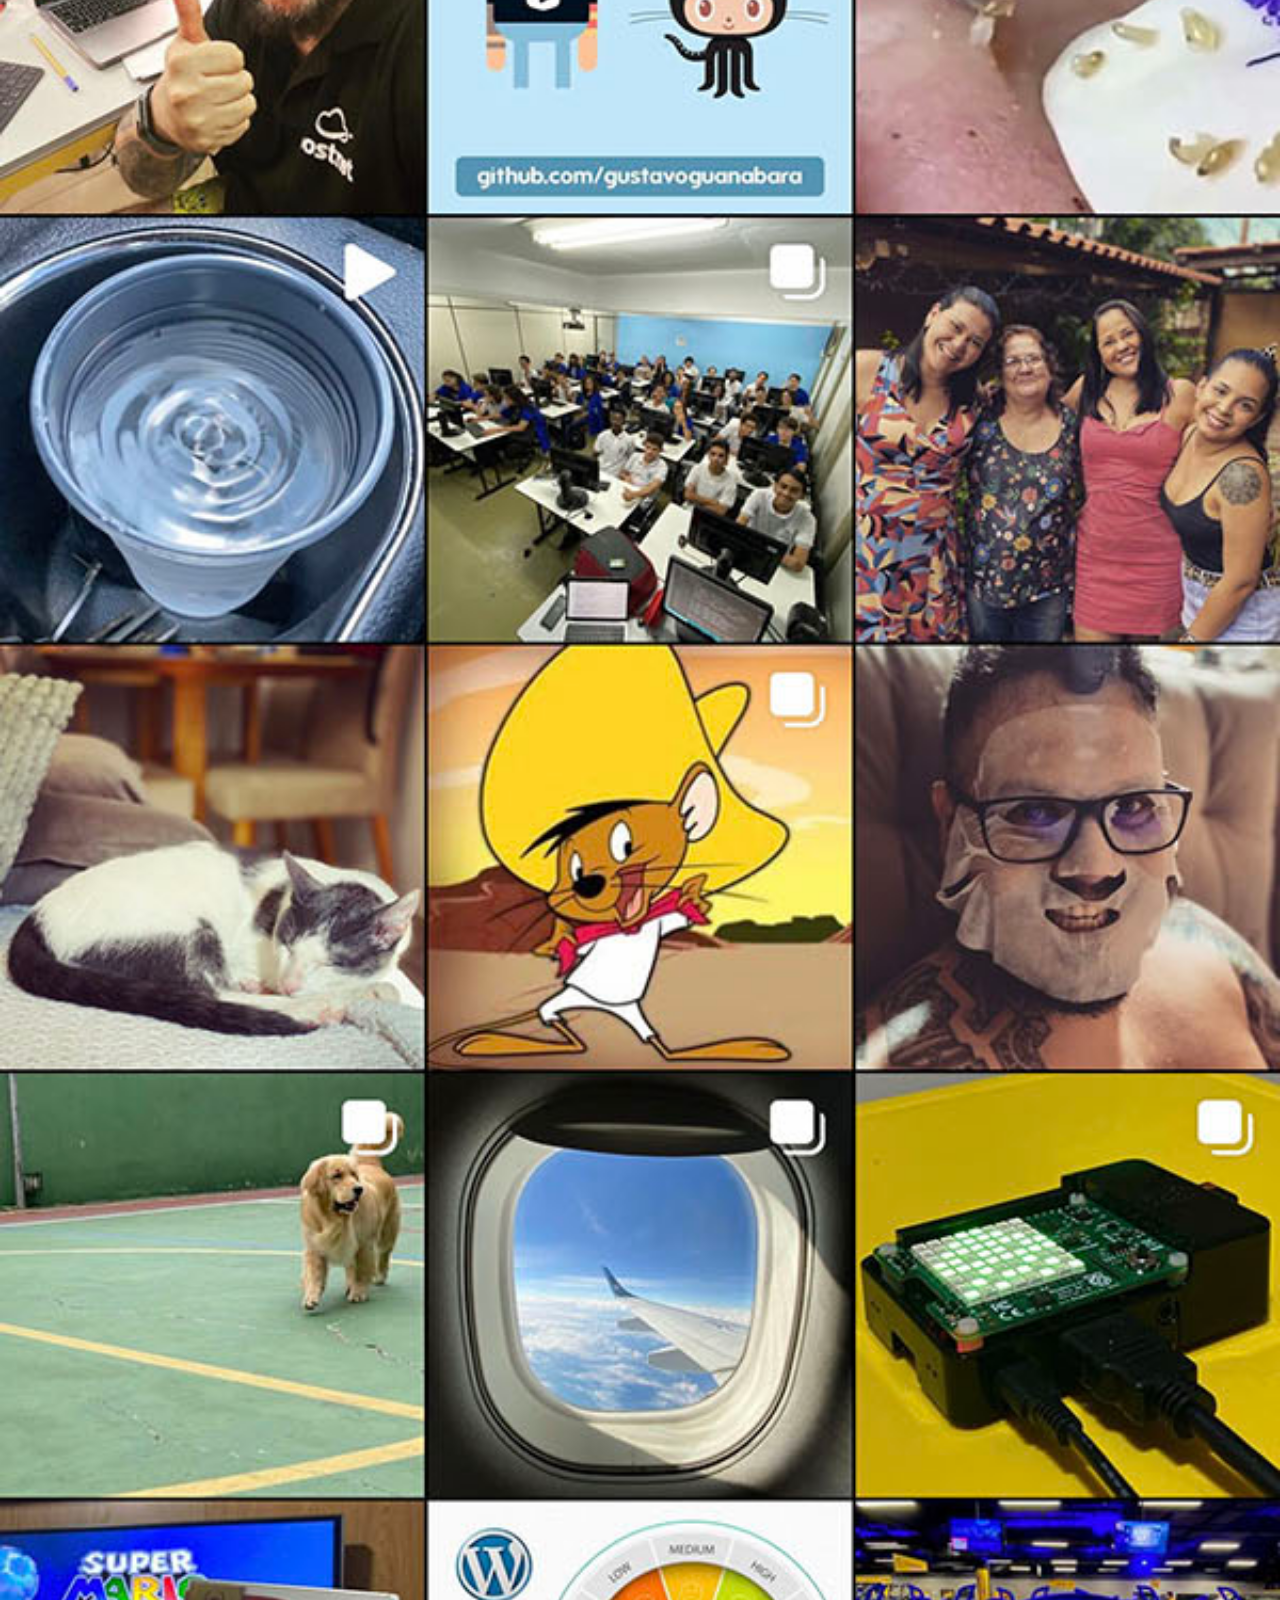
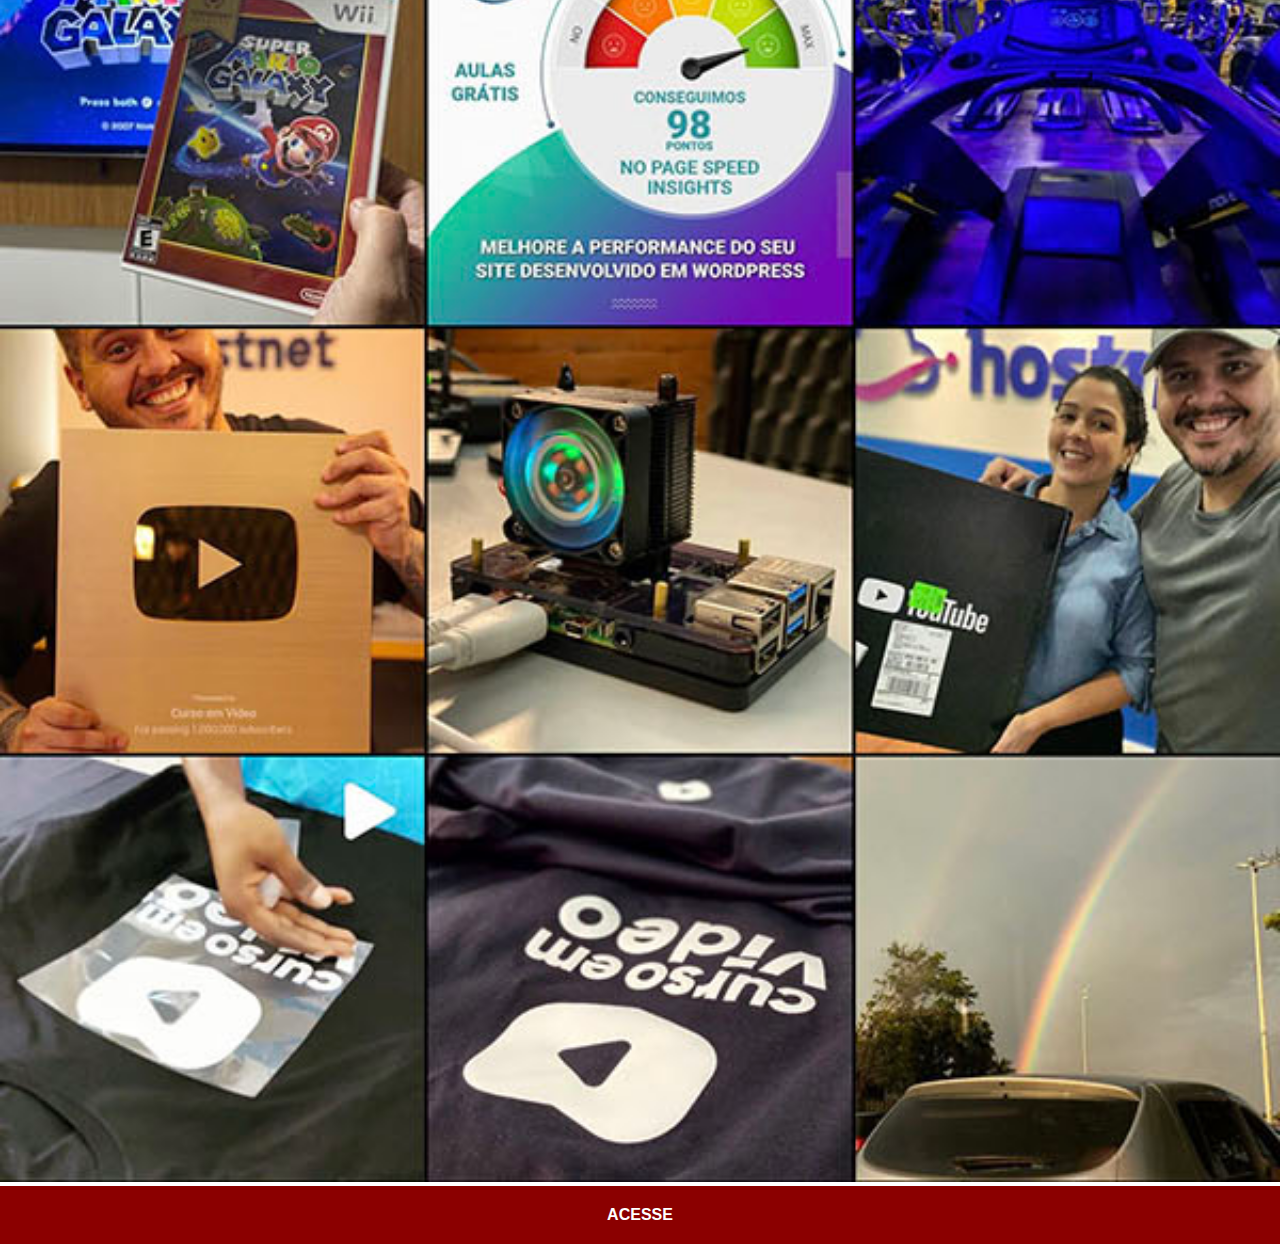
<file: instagram.html>
<!DOCTYPE html>
<html lang="pt-br">
<head>
    <meta charset="UTF-8">
    <meta name="viewport" content="width=device-width, initial-scale=1.0">
    <title>Instagram</title>
    <link rel="stylesheet" href="estilos/social.css">
</head>
<body>
    <img src="imagens/tela-instagram.jpg" alt="Instagram">
    <a href="https://www.instagram.com/gustavoguanabara/" target="_blank">ACESSE</a>
    
</body>
</html>
</file>
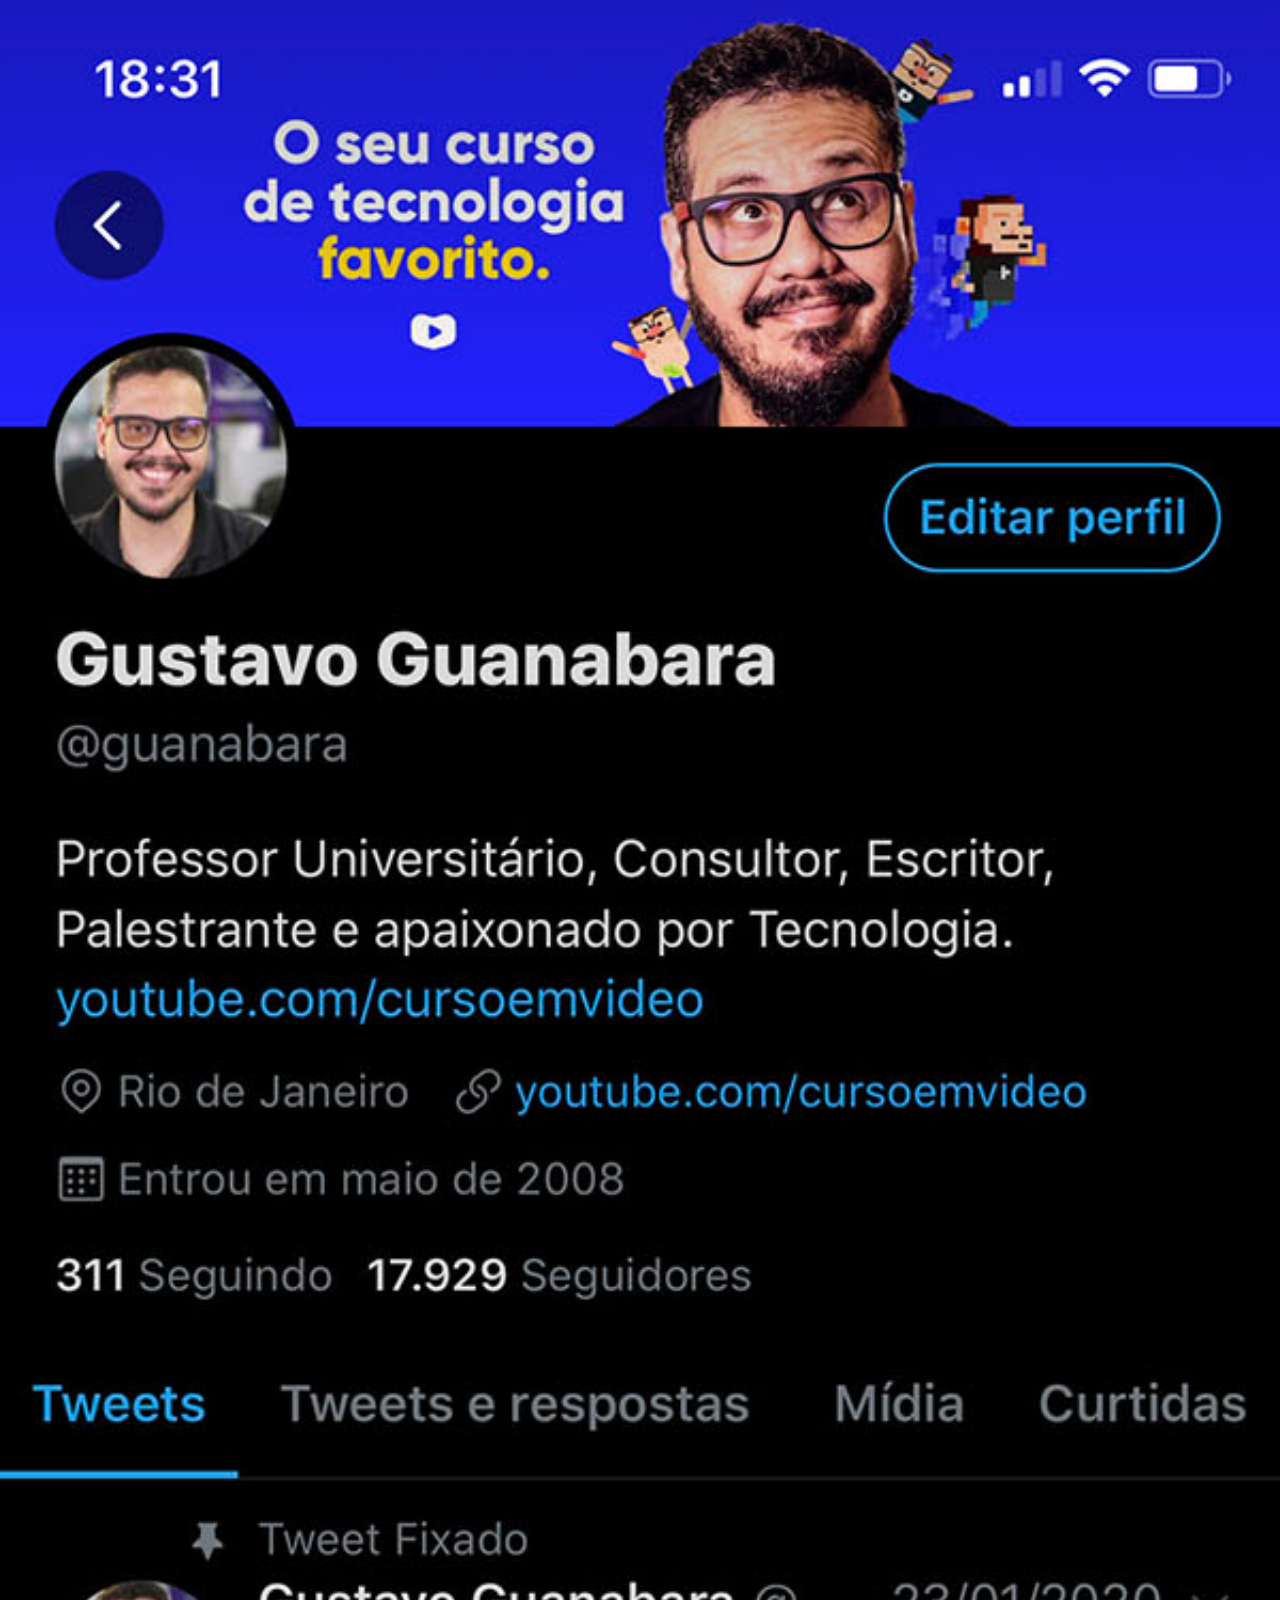
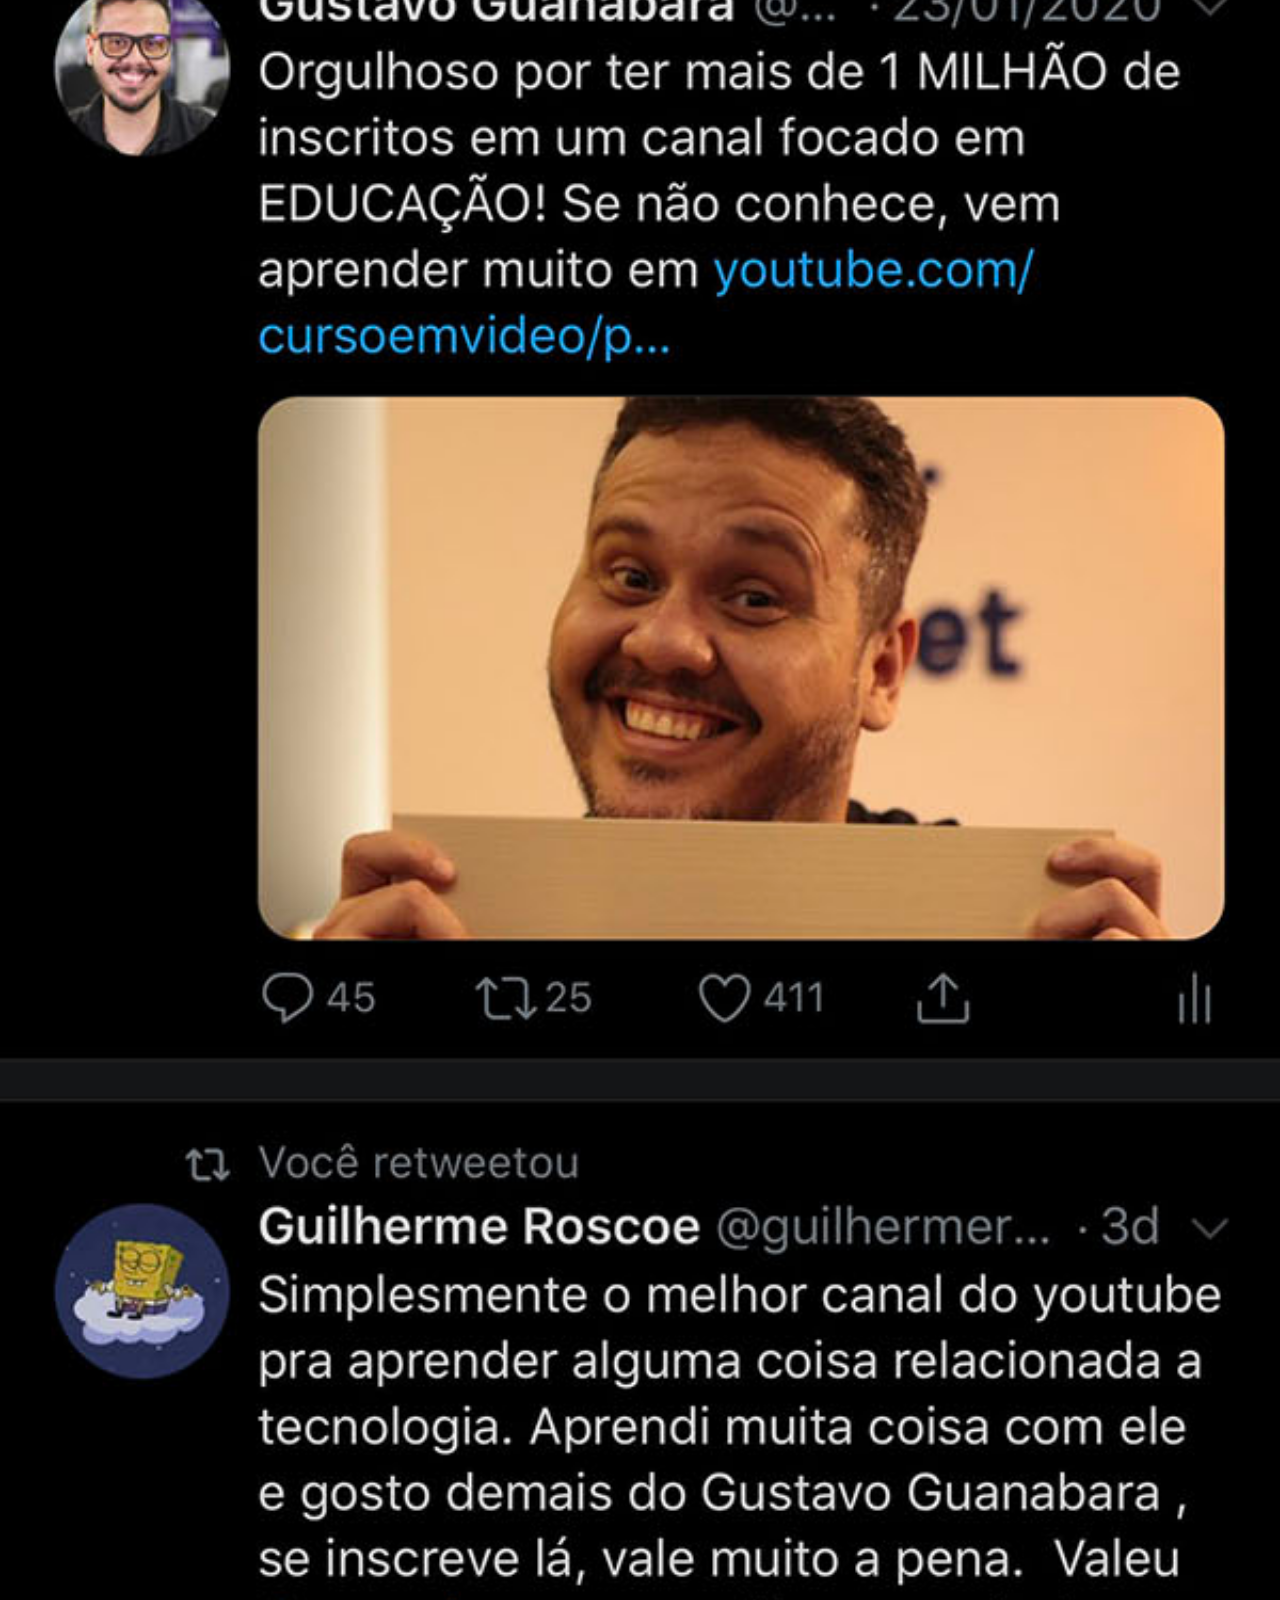
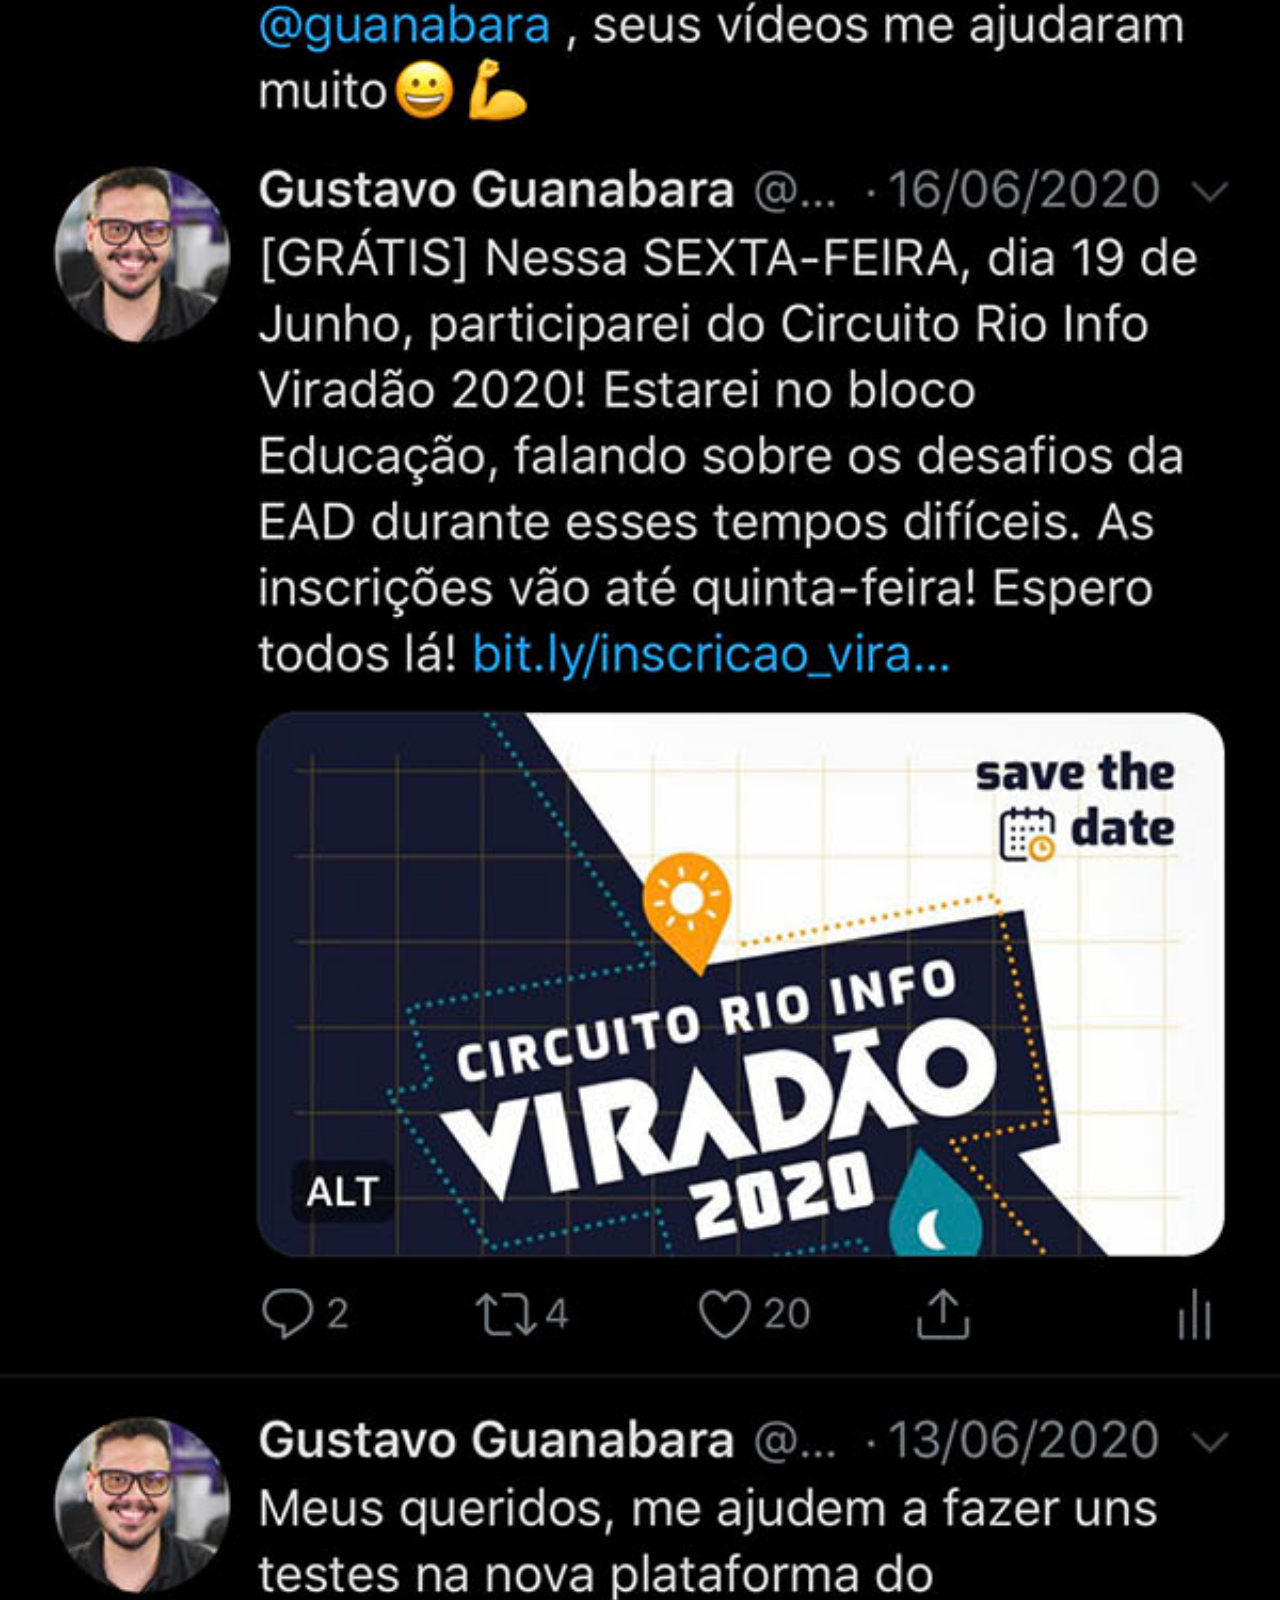
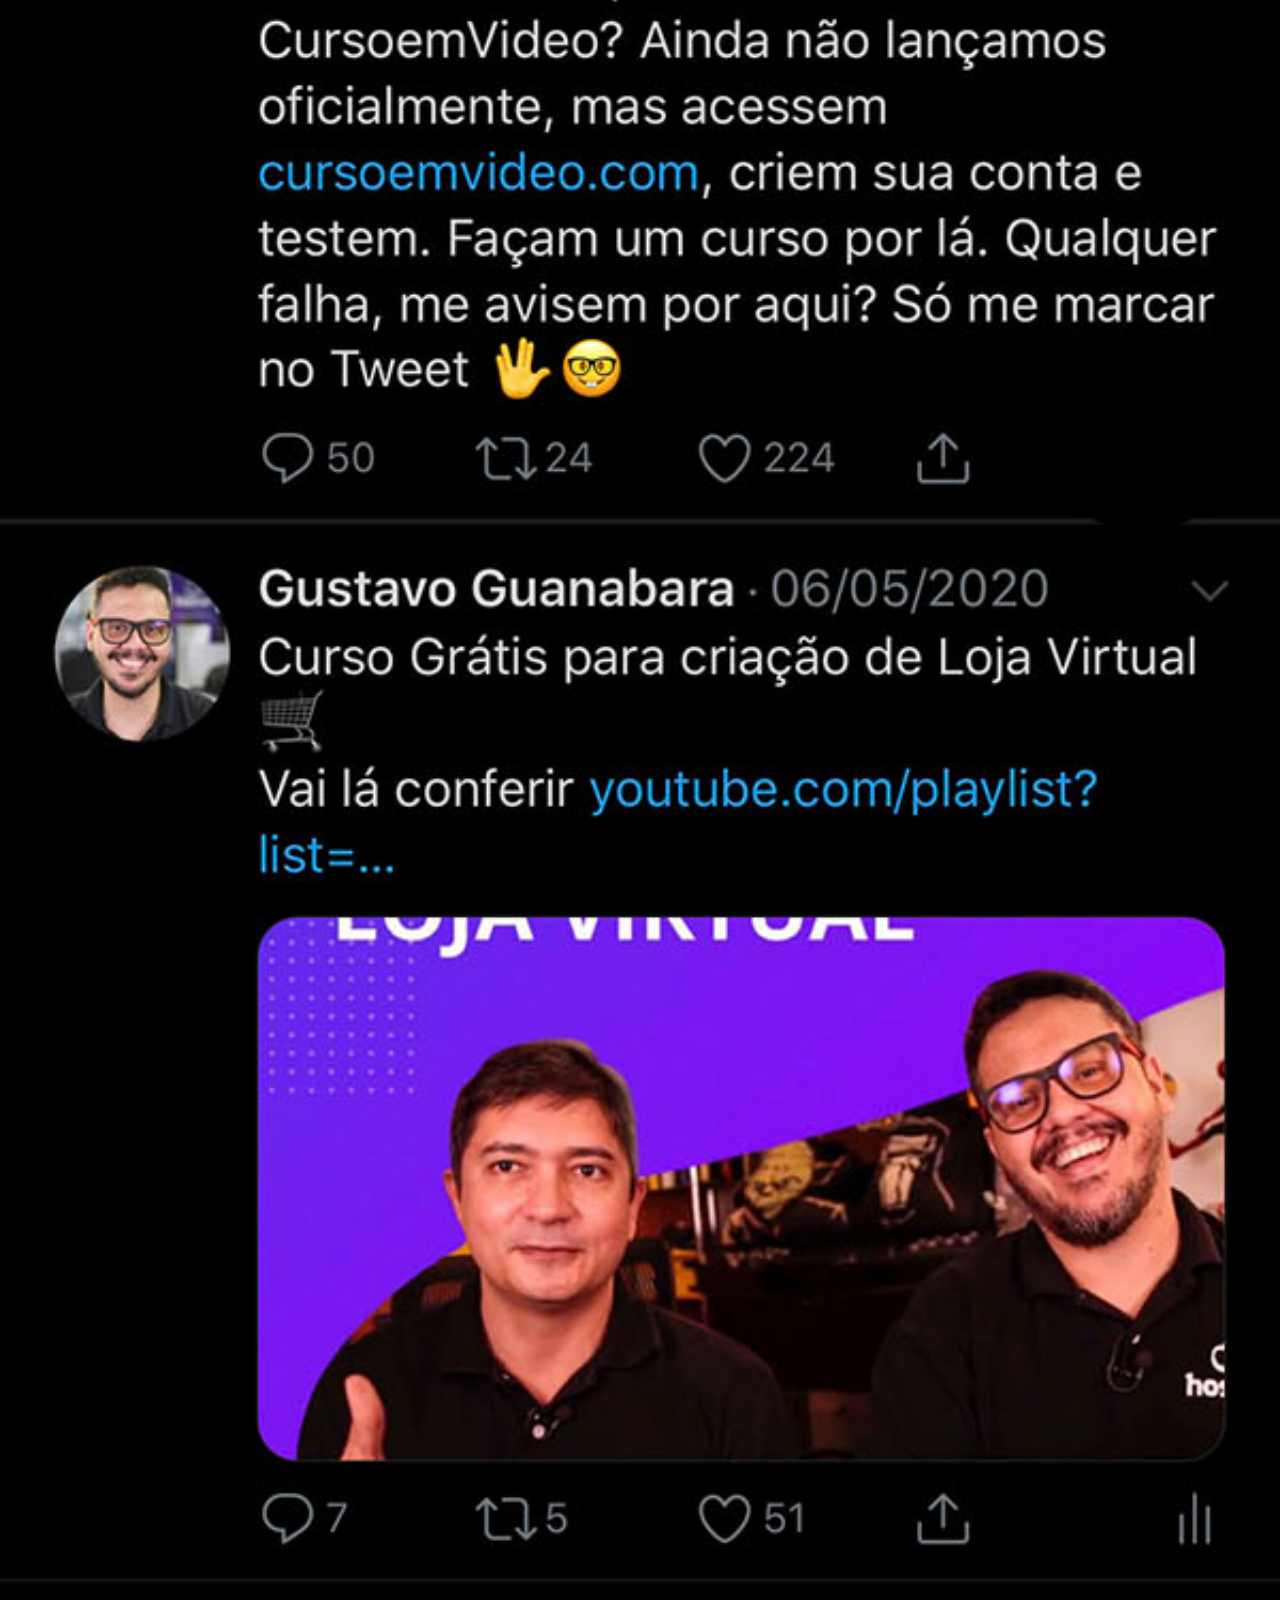
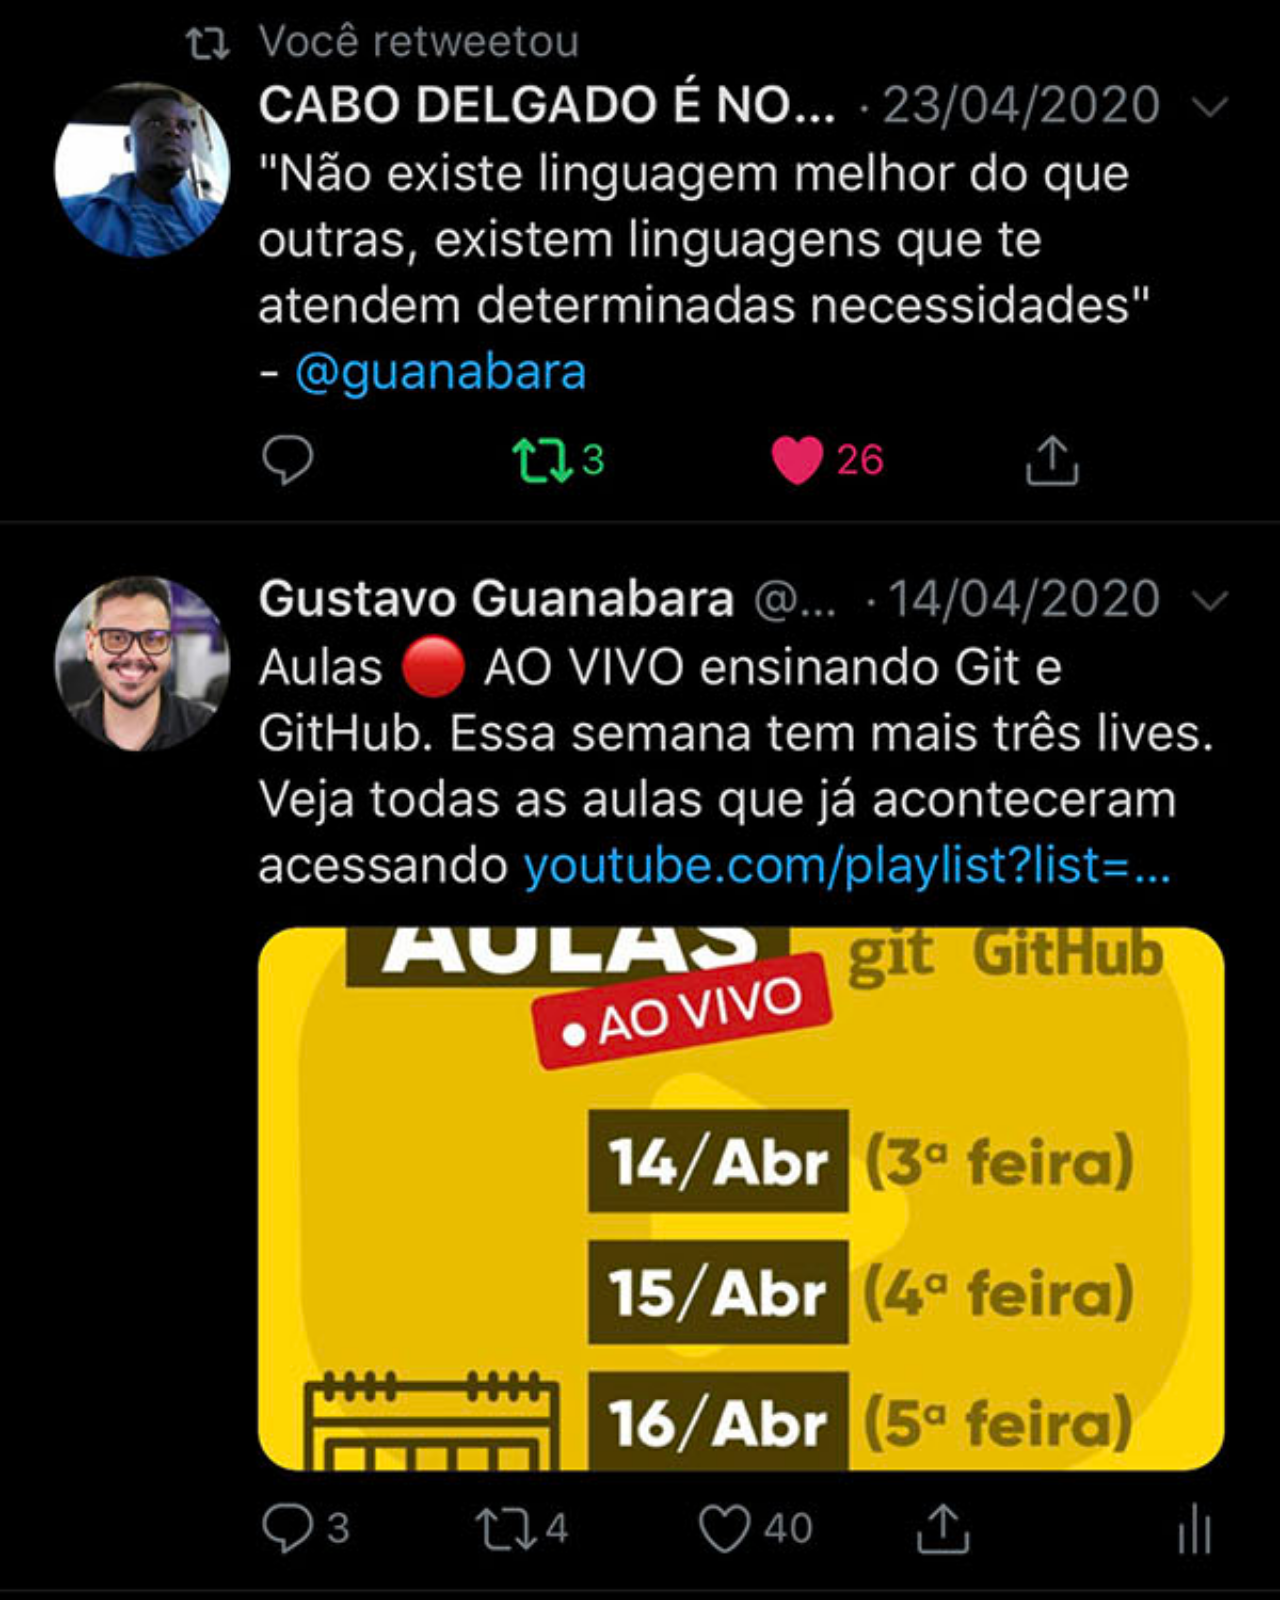
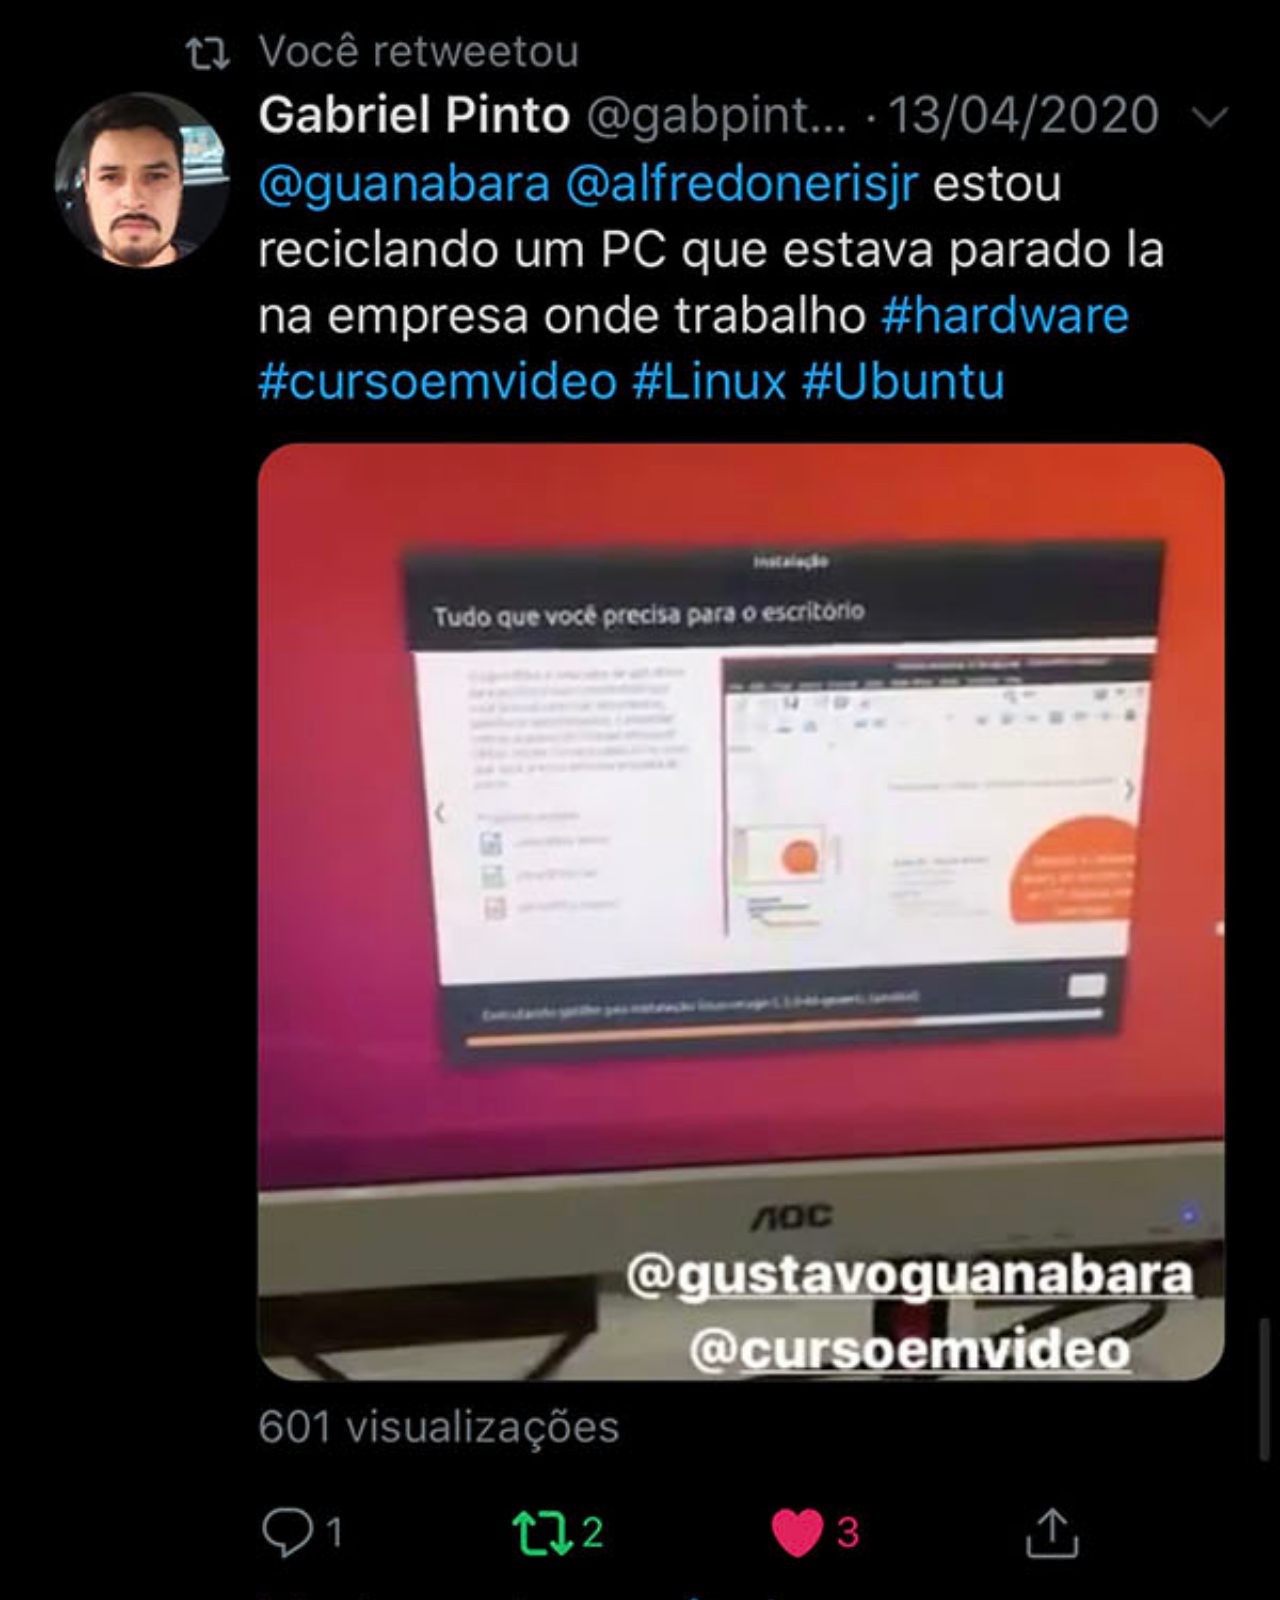
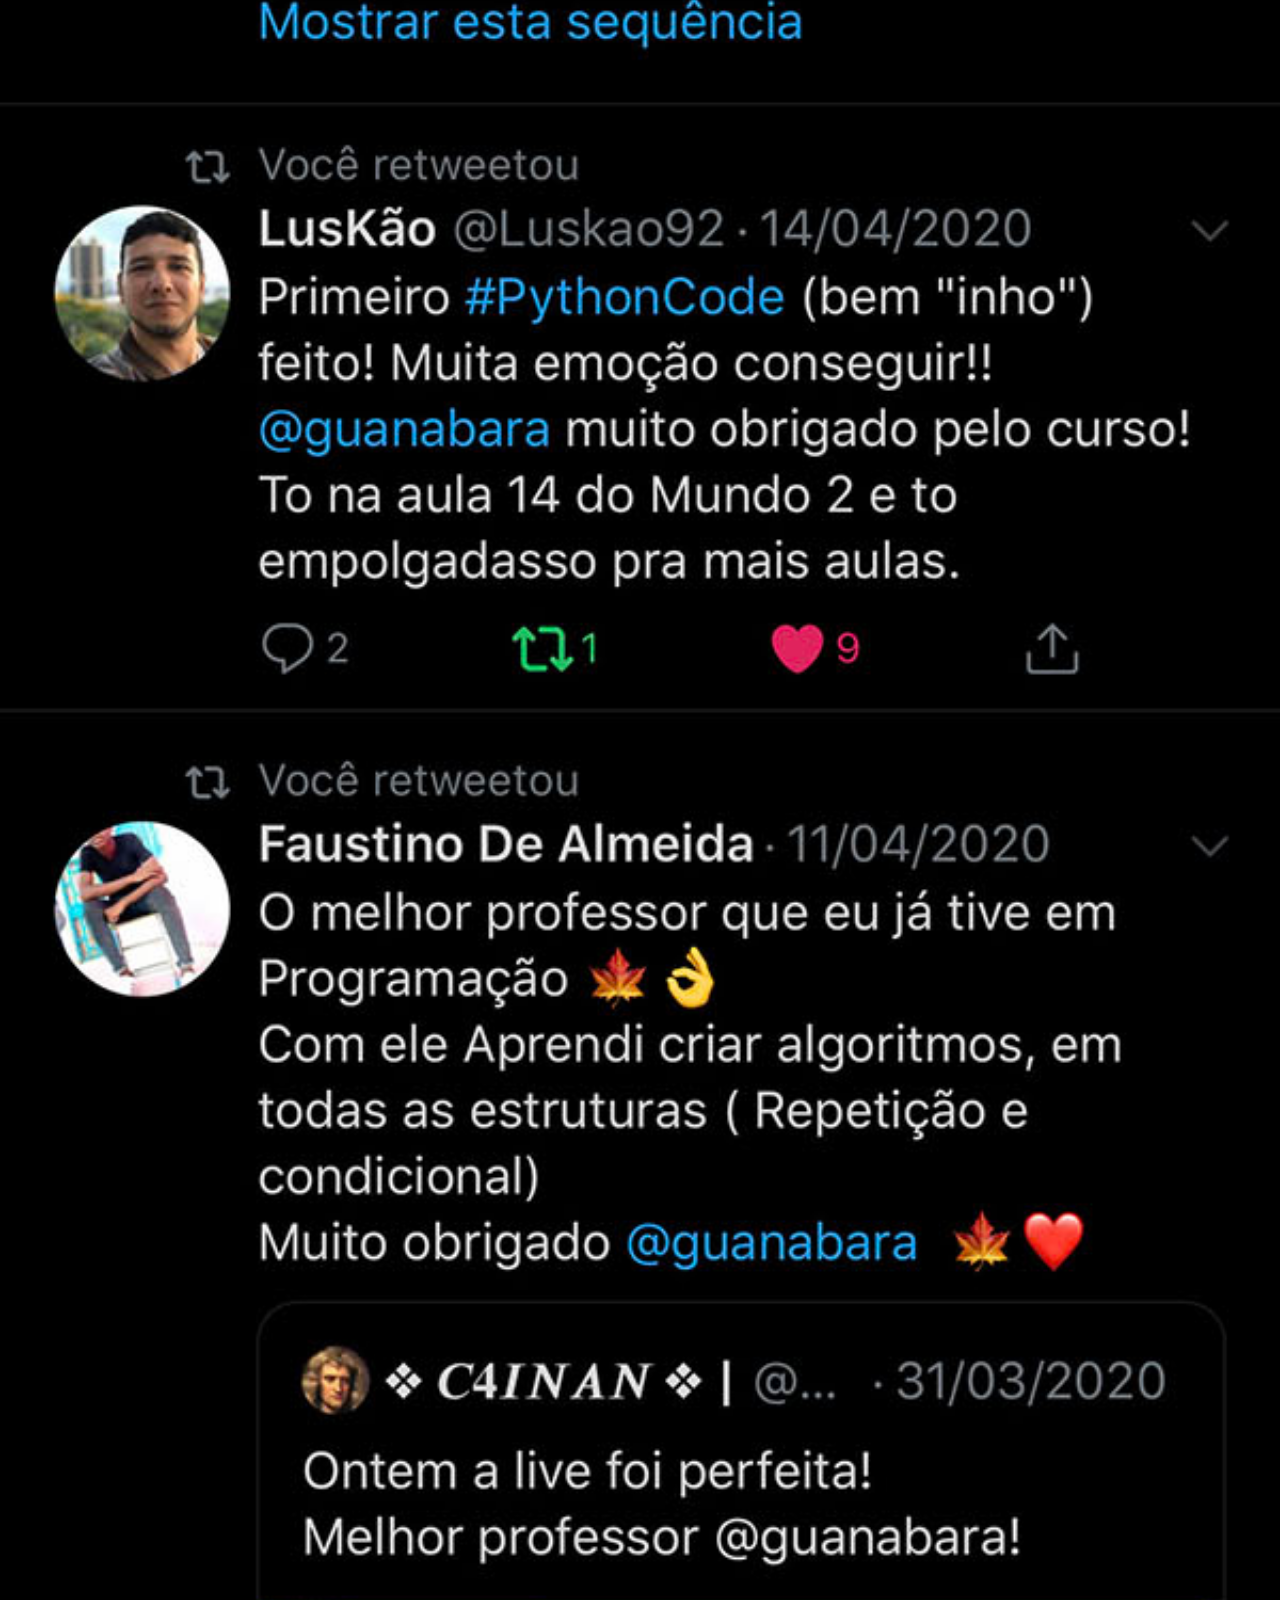
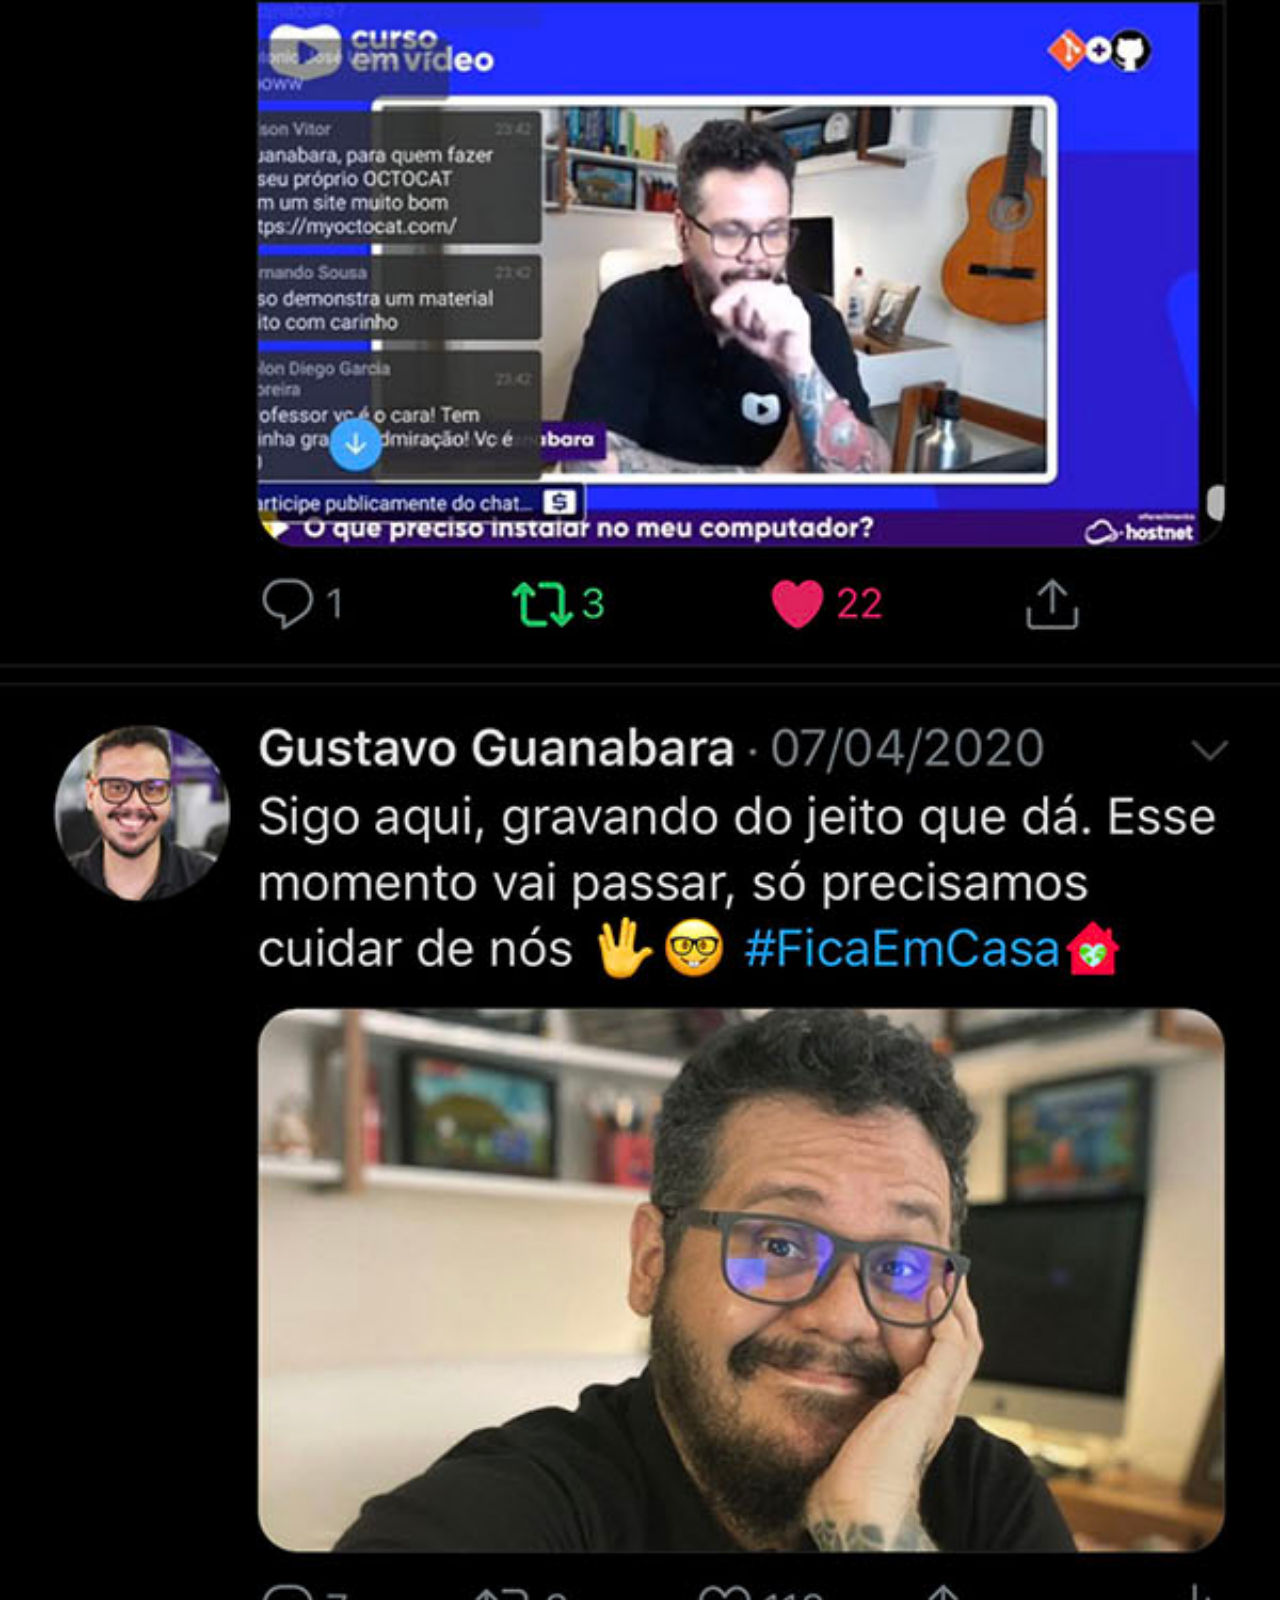
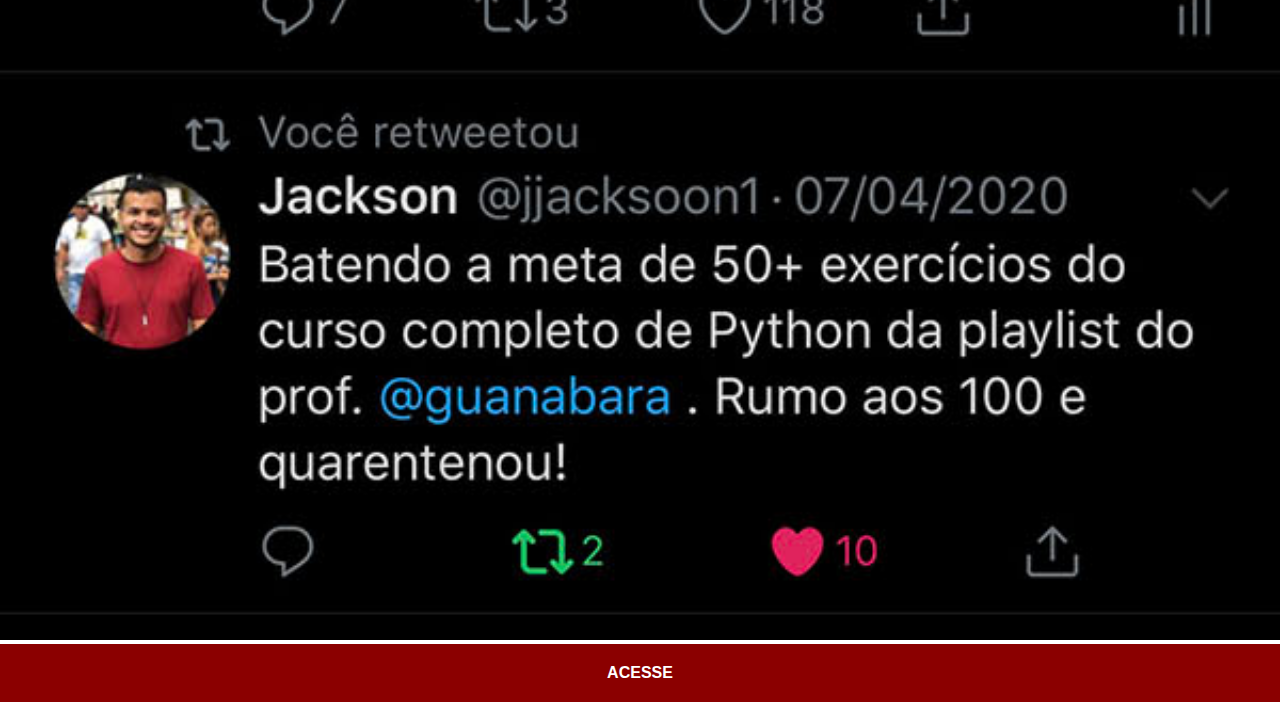
<file: twitter.html>
<!DOCTYPE html>
<html lang="pt-br">
<head>
    <meta charset="UTF-8">
    <meta name="viewport" content="width=device-width, initial-scale=1.0">
    <title>Twitter</title>
    <link rel="stylesheet" href="estilos/social.css">
</head>
<body>
    <img src="imagens/tela-twitter.jpg" alt="Twitter">
    <a href="https://x.com/guanabara" target="_blank">ACESSE</a>
</body>
</html>
</file>
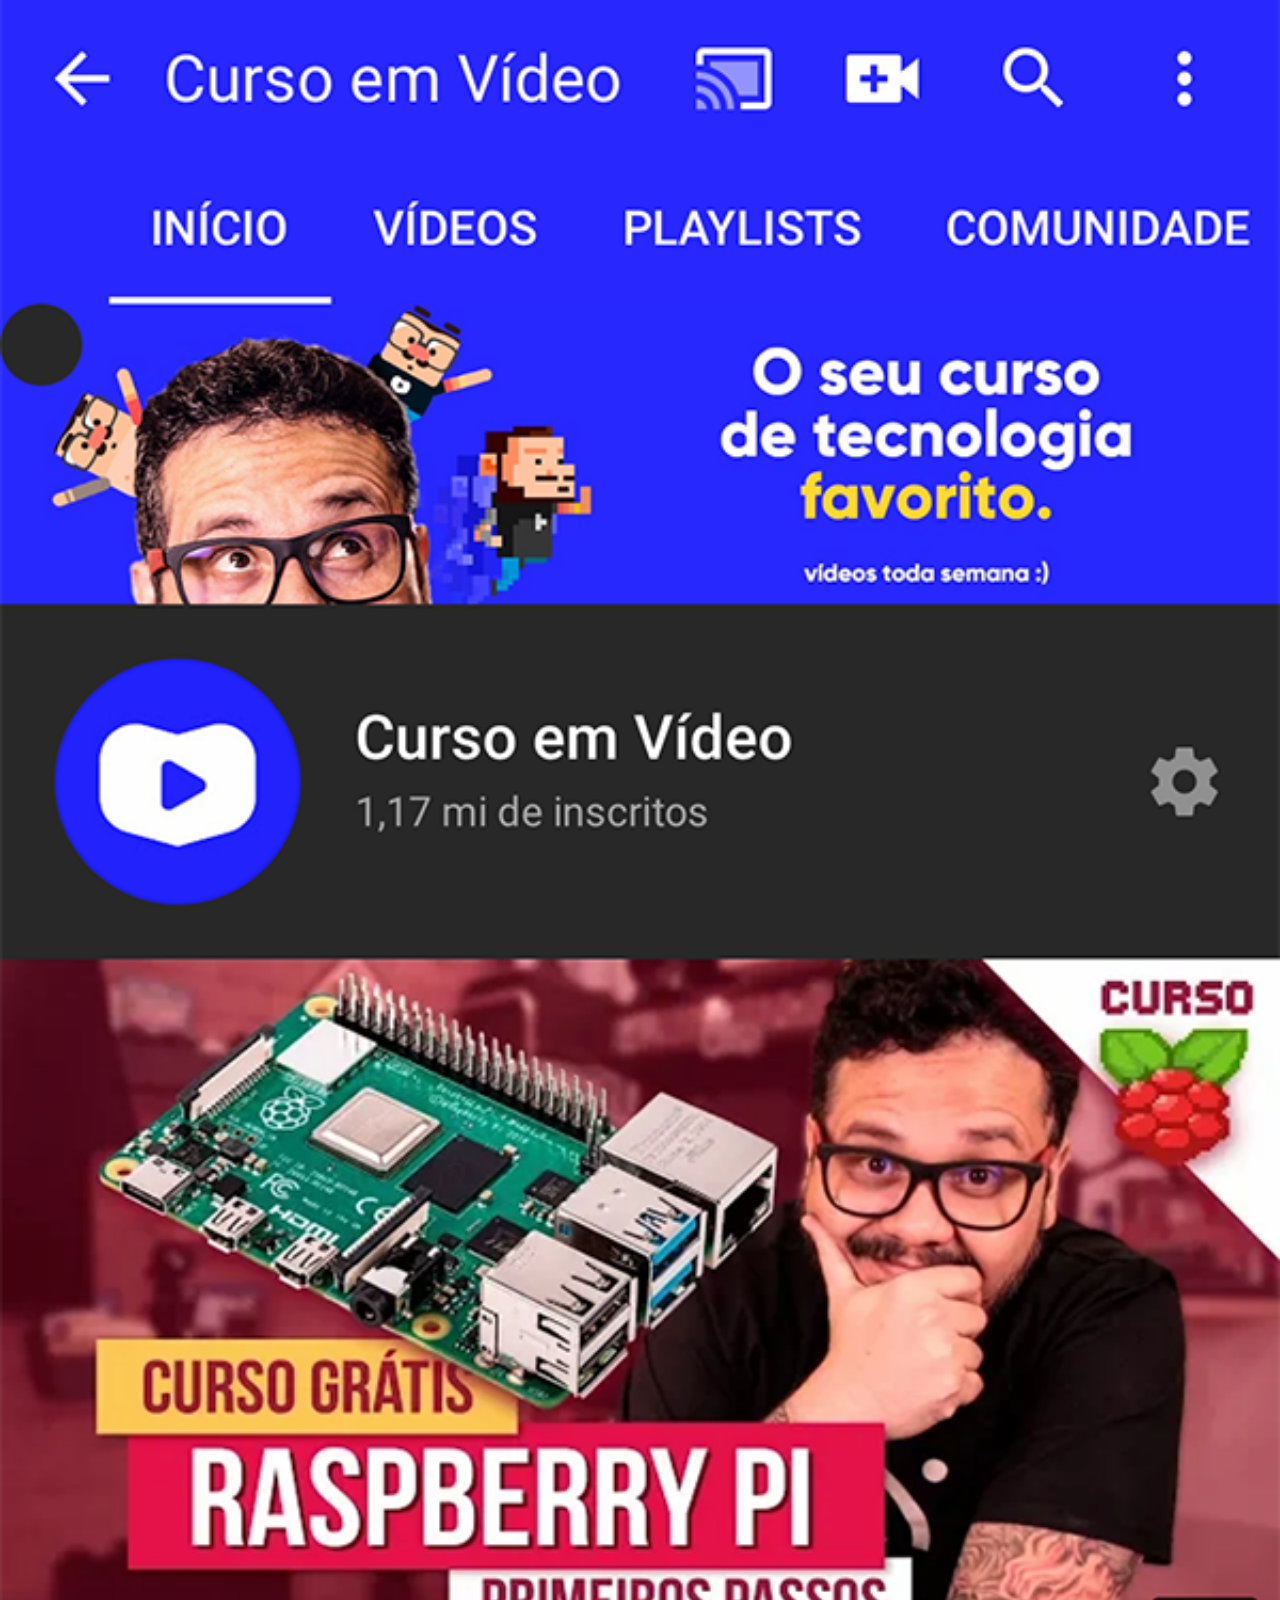
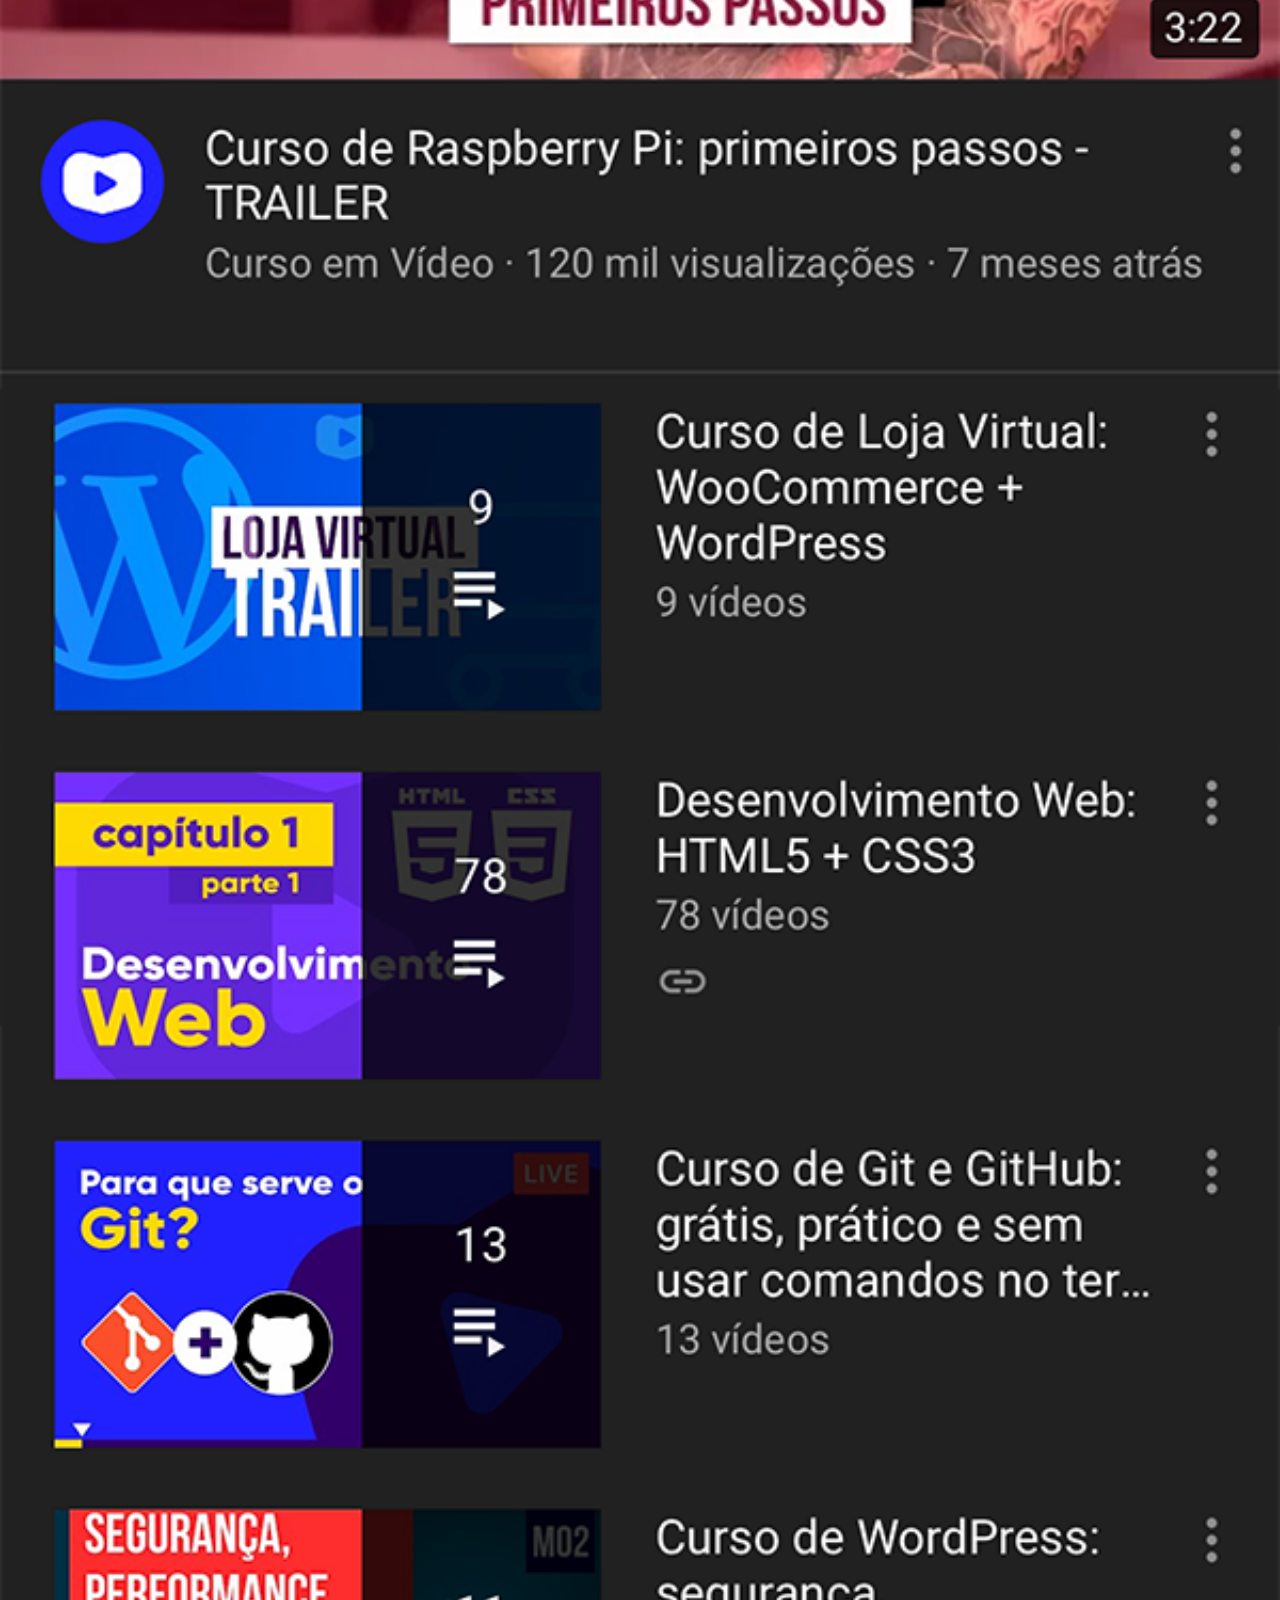
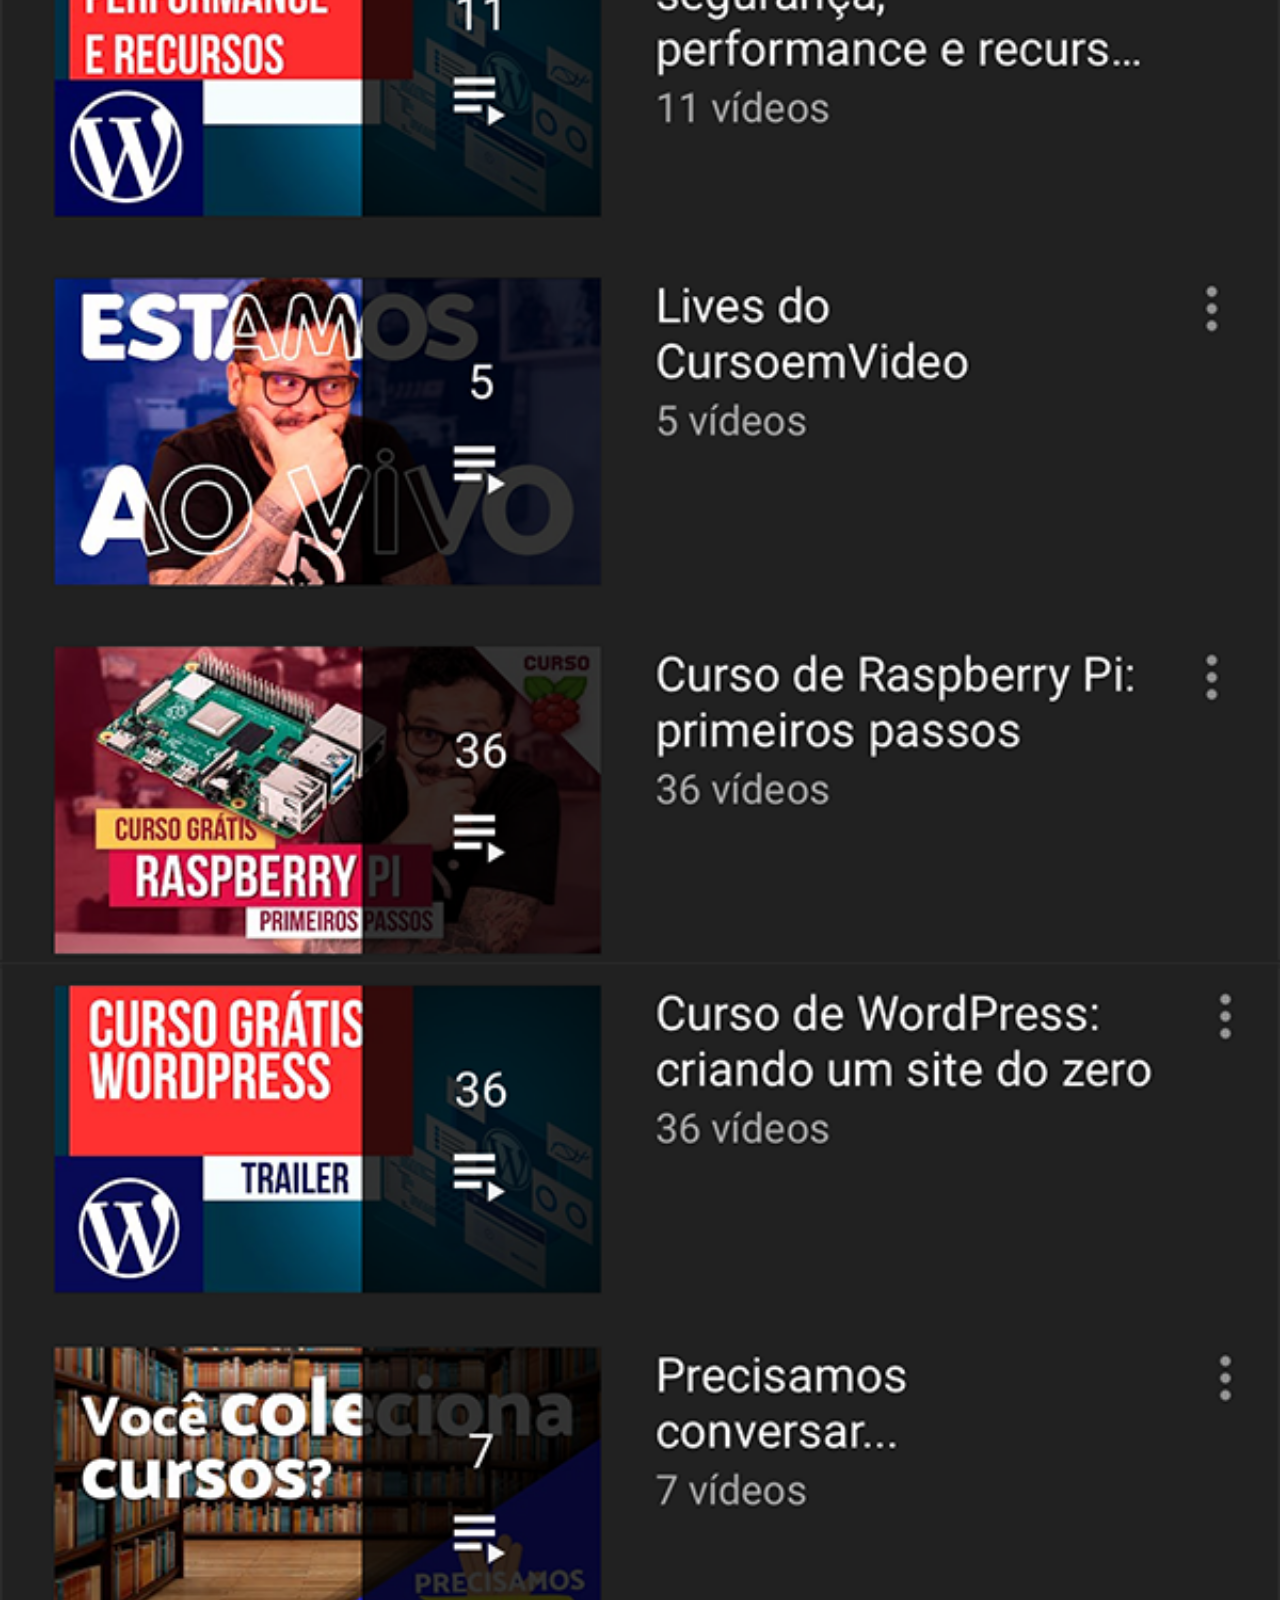
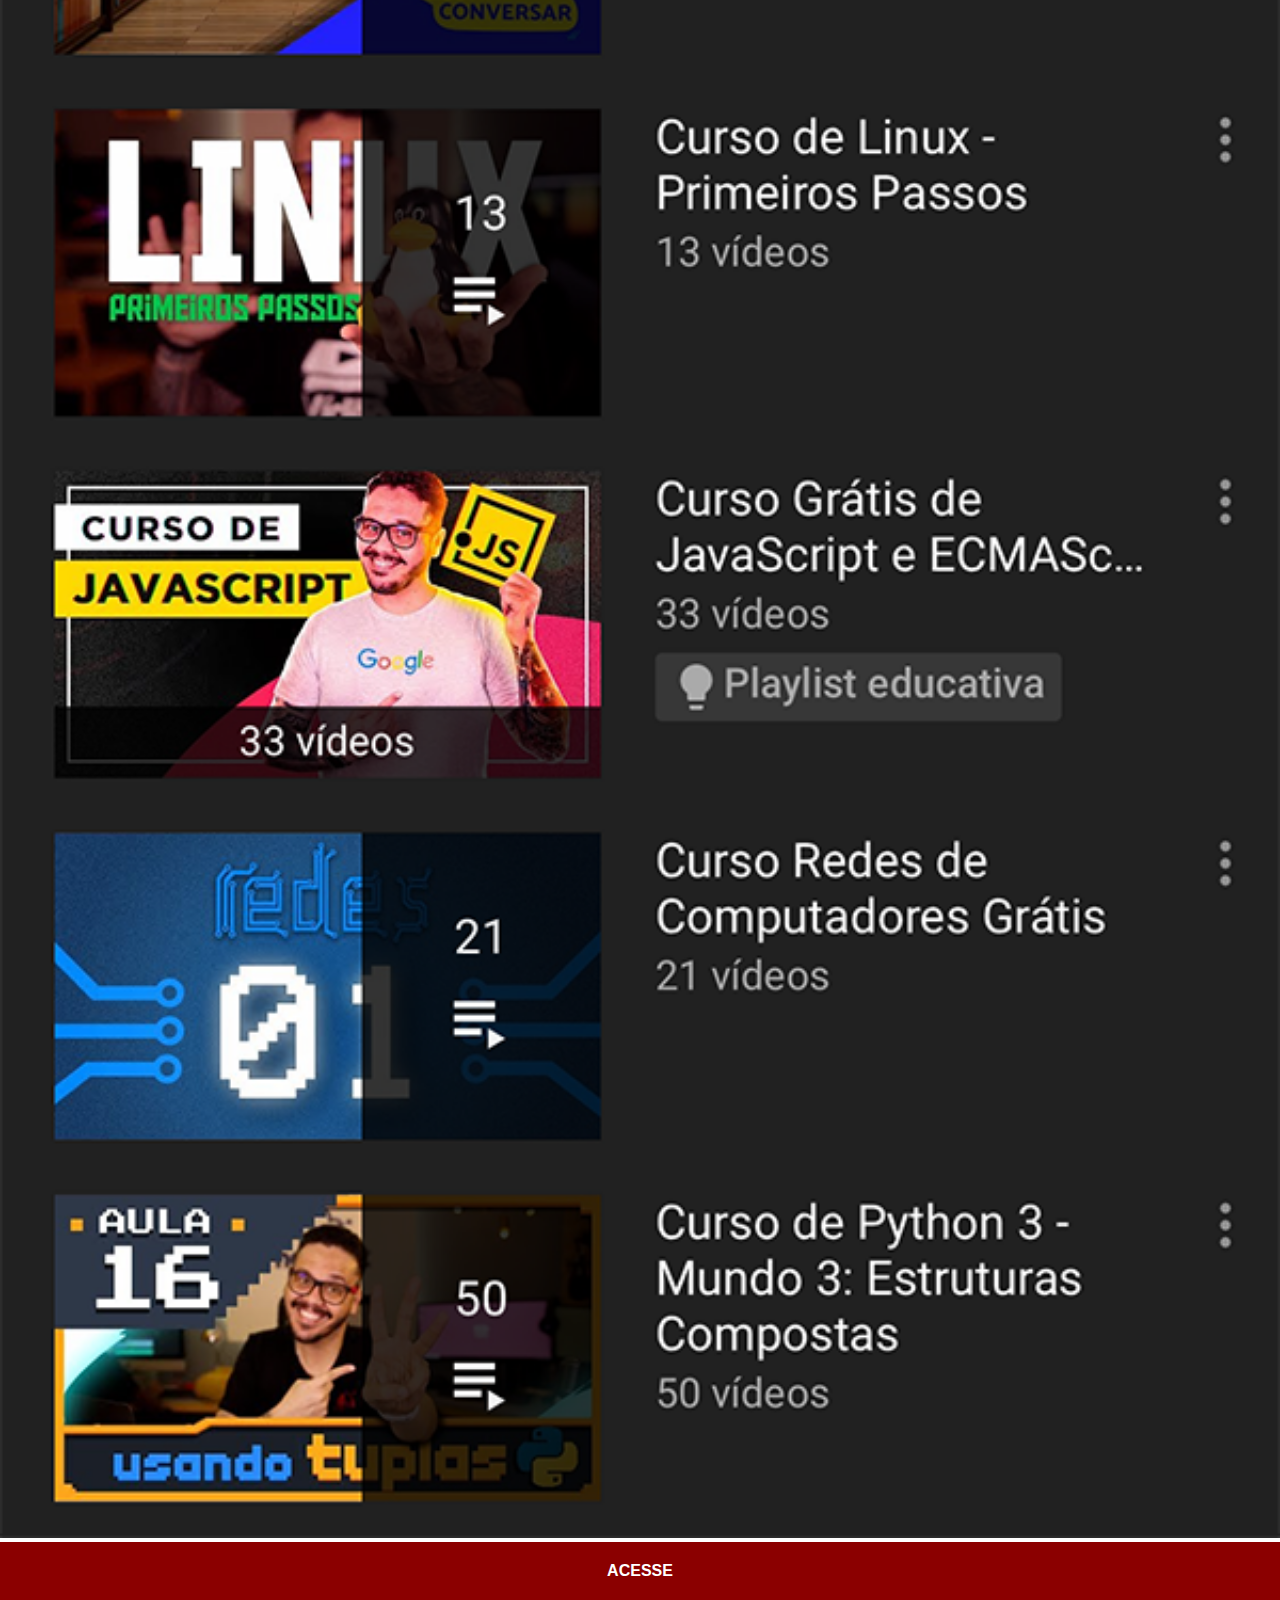
<file: youtube.html>
<!DOCTYPE html>
<html lang="pt-br">
<head>
    <meta charset="UTF-8">
    <meta name="viewport" content="width=device-width, initial-scale=1.0">
    <title>Youtube</title>
    <link rel="stylesheet" href="estilos/social.css">
</head>
<body>
    <img src="imagens/tela-youtube.png" alt="Youtube">
    <a href="https://www.youtube.com/c/CursoemV%C3%ADdeo/playlists" target="_blank">ACESSE</a>
    
</body>
</html>
</file>
<file: estilos/style.css>
@charset "UTF8";

* {
    margin: 0px;
    padding: 0px;
    font-family: Arial, Helvetica, sans-serif;
}

html, body {
    height: 100vh;
    width: 100vw;
    background-color: black;
}

body {
    background: url(../imagens/fundo-madeira.jpg) no-repeat top center;
    background-size: cover;
    background-attachment: fixed;
}

main {
    position: relative;
    height: 100vh;
}

section#telefone {
    position: absolute;
    top: 50%;
    left: 50%;
    transform: translate(-50%, -50%);
    height: 627px;
    width: 311px;
    background: url('../imagens/frame-iphone.png') no-repeat center;
}

iframe#tela {
    position: relative;
    top: 80px;
    left: 22px;
    width: 267px;
    height: 471px;

}

section#redes-sociais {
   text-align: right; 
}

section#redes-sociais img {
    width: 50px;
    margin: 10px;
    border-radius: 50%;
    box-shadow: 2px 2px 5px rgba(0, 0, 0, 0.400);
    box-sizing: border-box;
}

section#redes-sociais img:hover {
    border: 2px solid rgba(255, 255, 255, 0.637);
    transform: translate(-3px, -3px);
    box-shadow: 5px 5px 10px rgba(0, 0, 0, 0.623);
    transition: transform .3s;
}
</file>
<file: estilos/social.css>
@charset "UTF-8";

* {
    margin: 0px;
    padding: 0px;
    font-family: Arial, Helvetica, sans-serif;
}

::-webkit-scrollbar {
    width: 0px;
    height: 0px;
}

img {
    width: 100vw;
    
}

a {
    display: block;
    background-color: darkred;
    color: white;
    padding: 20px;
    text-align: center;
    font-weight: bolder;
    text-decoration: none;
}

a:hover {
    background-color: red;
}
</file>
